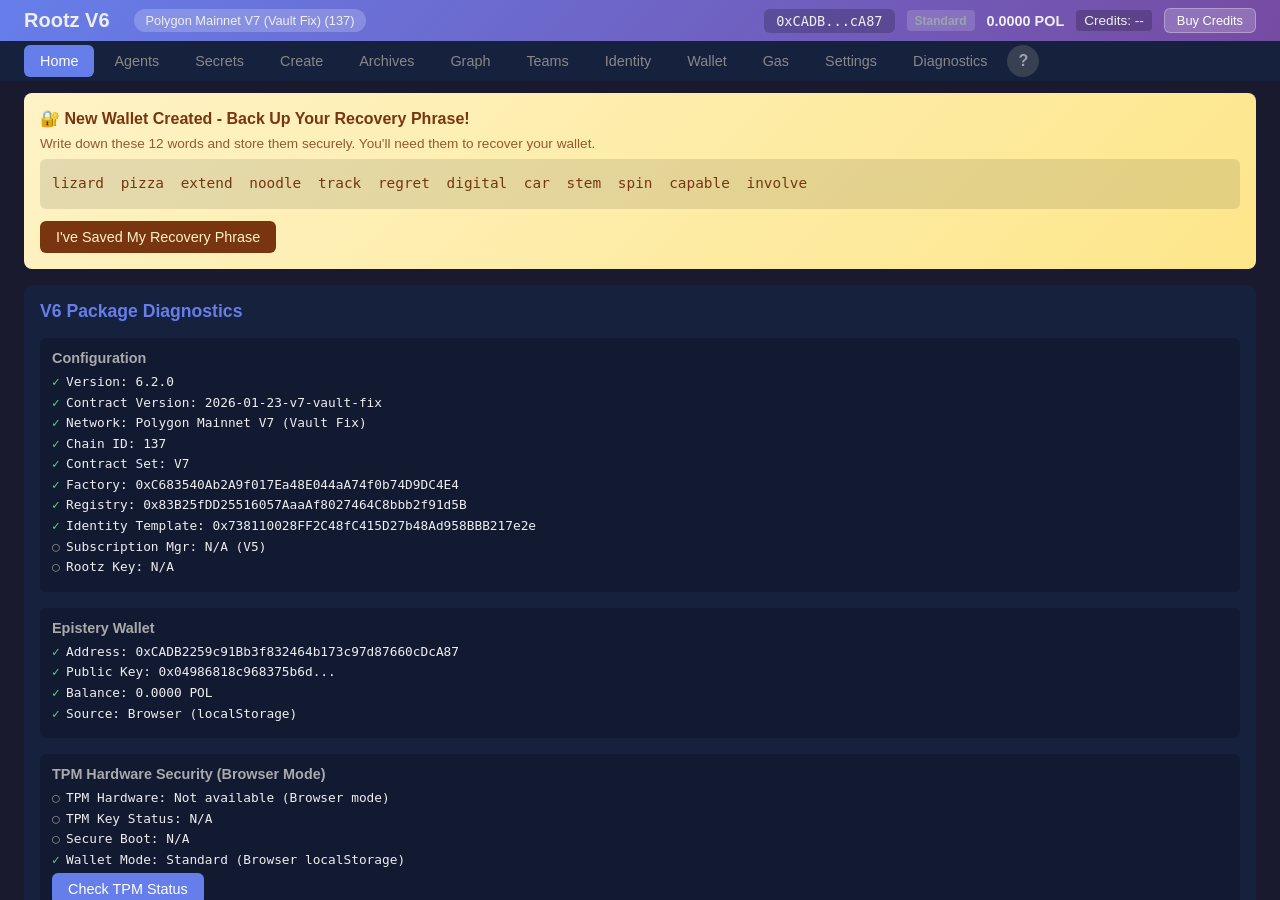
<file: index.html>
<!DOCTYPE html>
<html lang="en">
<head>
  <meta charset="UTF-8">
  <meta name="viewport" content="width=device-width, initial-scale=1.0">
  <title>Rootz V6 Dashboard</title>
  <!-- Office.js for Word Add-in integration -->
  <script src="https://appsforoffice.microsoft.com/lib/1/hosted/office.js"></script>
  <script type="module" crossorigin src="./assets/index-CVO6pzsg.js"></script>
  <link rel="stylesheet" crossorigin href="./assets/index-CRIMobjy.css">
</head>
<body>
  <header id="header">
    <div class="header-content">
      <h1>Rootz V6</h1>
      <div id="network-badge" class="badge">Loading...</div>
      <div id="wallet-info">
        <span id="wallet-address">Not connected</span>
        <span id="wallet-source-badge" class="wallet-source-badge" title="Wallet security mode"></span>
        <span id="wallet-balance"></span>
        <span id="identity-address" class="identity-badge" title="Active Identity Contract"></span>
        <span id="registry-credits" class="registry-credits" title="Registry credits balance">Credits: --</span>
        <button id="buy-credits-btn" class="header-btn" title="Buy 100K credits">Buy Credits</button>
      </div>
    </div>
  </header>

  <nav id="nav">
    <button data-tab="home" class="active">Home</button>
    <button data-tab="agents">Agents</button>
    <button data-tab="secrets">Secrets</button>
    <button data-tab="create">Create</button>
    <button data-tab="archives">Archives</button>
    <button data-tab="graph">Graph</button>
    <button data-tab="teams">Teams</button>
    <button data-tab="identity">Identity</button>
    <button data-tab="wallet">Wallet</button>
    <button data-tab="gas">Gas</button>
    <button data-tab="settings">Settings</button>
    <button data-tab="diagnostics">Diagnostics</button>
    <button data-tab="help" class="help-nav-btn">?</button>
  </nav>

  <main id="content">
    <div id="loading">Initializing...</div>
  </main>

  <!-- Credit Purchase Modal -->
  <div id="credit-modal" class="modal" style="display: none;">
    <div class="modal-backdrop" onclick="document.getElementById('credit-modal').style.display='none'"></div>
    <div class="modal-content">
      <div class="modal-header">
        <h2>Purchase Credits</h2>
        <button class="modal-close" onclick="document.getElementById('credit-modal').style.display='none'">&times;</button>
      </div>
      <div class="modal-body">
        <div id="credit-modal-loading">Loading available tokens...</div>
        <div id="credit-modal-tokens" style="display: none;">
          <div class="token-selector">
            <label>Pay with:</label>
            <select id="credit-token-select">
              <option value="POL">POL (Native)</option>
            </select>
          </div>
          <div class="token-info" id="credit-token-info">
            <div class="token-rate">Rate: <span id="token-rate">--</span> credits per token</div>
            <div class="token-bonus">Bonus: <span id="token-bonus">0%</span></div>
          </div>
          <div class="amount-input">
            <label>Amount:</label>
            <input type="number" id="credit-amount" value="0.1" step="0.01" min="0.01" />
            <span id="credit-amount-symbol">POL</span>
          </div>
          <div class="preview-box" id="credit-preview">
            <div class="preview-row">
              <span>Base credits:</span>
              <span id="preview-base">--</span>
            </div>
            <div class="preview-row bonus">
              <span>Bonus credits:</span>
              <span id="preview-bonus">--</span>
            </div>
            <div class="preview-row total">
              <span>Total credits:</span>
              <span id="preview-total">--</span>
            </div>
          </div>
          <button id="credit-purchase-btn" class="primary full-width">Purchase Credits</button>
          <div id="credit-purchase-status" class="status-message"></div>
        </div>
      </div>
    </div>
  </div>

</body>
</html>
</file>
<file: assets/index-CRIMobjy.css>
*{box-sizing:border-box;margin:0;padding:0}html,body{height:100%;overflow:auto}body{font-family:-apple-system,BlinkMacSystemFont,Segoe UI,Roboto,sans-serif;background:#1a1a2e;color:#eee;display:flex;flex-direction:column}header{background:linear-gradient(135deg,#667eea,#764ba2);padding:.5rem 1.5rem;flex-shrink:0}.header-content{display:flex;align-items:center;gap:1.5rem;max-width:1600px;margin:0 auto}header h1{font-size:1.25rem;font-weight:600}.badge{background:#fff3;padding:.25rem .75rem;border-radius:12px;font-size:.8rem}#wallet-info{margin-left:auto;display:flex;gap:.75rem;align-items:center}#wallet-address{font-family:monospace;background:#0003;padding:.25rem .75rem;border-radius:6px;cursor:pointer;font-size:.85rem}#wallet-balance{font-weight:600;font-size:.9rem}.wallet-source-badge{font-size:.75rem;padding:.2rem .5rem;border-radius:4px;font-weight:600}.wallet-source-badge.tpm{background:linear-gradient(135deg,#059669,#10b981);color:#fff}.wallet-source-badge.standard{background:#ffffff26;color:#9ca3af}.identity-badge{display:none;font-size:.75rem;padding:.2rem .5rem;border-radius:4px;color:#818cf8;background:#6366f126;cursor:pointer}.identity-badge.active{display:inline}.registry-credits{font-size:.85rem;padding:.2rem .5rem;border-radius:4px;background:#0003}.registry-credits.has-credits{color:#34d399;background:#22c55e26}.registry-credits.no-credits{color:#fbbf24;background:#fbbf2426}.operating-mode-container{display:flex;align-items:center;gap:.5rem;padding:.25rem .75rem;background:#0003;border-radius:6px;margin-left:1rem}.mode-label{font-size:.75rem;color:#ffffffb3;white-space:nowrap}.mode-select{background:#ffffff26;border:1px solid rgba(255,255,255,.3);color:#fff;padding:.2rem .5rem;border-radius:4px;font-size:.8rem;cursor:pointer;min-width:150px}.mode-select:hover{background:#ffffff40}.mode-select option{background:#1e293b;color:#fff}.mode-notification{position:fixed;top:80px;left:50%;transform:translate(-50%);background:#3b82f6;color:#fff;padding:.75rem 1.5rem;border-radius:8px;font-size:.9rem;box-shadow:0 4px 12px #0000004d;z-index:1000;animation:slideDown .3s ease}.mode-notification.fade-out{opacity:0;transition:opacity .3s ease}@keyframes slideDown{0%{transform:translate(-50%) translateY(-20px);opacity:0}to{transform:translate(-50%) translateY(0);opacity:1}}.header-btn{background:#fff3;border:1px solid rgba(255,255,255,.3);color:#fff;padding:.25rem .75rem;border-radius:6px;cursor:pointer;font-size:.8rem;transition:all .2s}.header-btn:hover{background:#ffffff4d}.header-btn:disabled{opacity:.5;cursor:not-allowed}nav{background:#16213e;padding:.25rem 1.5rem;display:flex;gap:.25rem;flex-shrink:0}nav button{background:transparent;border:none;color:#888;padding:.5rem 1rem;cursor:pointer;border-radius:6px;font-size:.9rem;transition:all .2s}nav button:hover{background:#ffffff1a;color:#fff}nav button.active{background:#667eea;color:#fff}main{flex:1;overflow:auto;padding:.75rem 1.5rem}#loading{text-align:center;padding:2rem;color:#888}.secrets-split-view{display:flex;gap:1rem;height:100%;background:#16213e;border-radius:8px;overflow:hidden}.secrets-list-panel{width:340px;min-width:280px;display:flex;flex-direction:column;border-right:1px solid #333;flex-shrink:0}.secrets-list-header{padding:.75rem 1rem;border-bottom:1px solid #333;display:flex;justify-content:space-between;align-items:center;flex-shrink:0}.secrets-list-header h2{font-size:1rem;color:#667eea;margin:0}.secrets-list-header button{font-size:.75rem;padding:.25rem .5rem}.secrets-filter-bar{display:flex;gap:.4rem;padding:.5rem;border-bottom:1px solid rgba(255,255,255,.1);flex-wrap:wrap;align-items:center}.secrets-search-input{flex:1;min-width:120px;padding:.3rem .5rem;border-radius:4px;border:1px solid rgba(255,255,255,.2);background:#0000004d;color:#e0e0e0;font-size:.8rem}.secrets-search-input::placeholder{color:#fff6}.secrets-filter-select{padding:.3rem .4rem;border-radius:4px;border:1px solid rgba(255,255,255,.2);background:#0000004d;color:#e0e0e0;font-size:.75rem;max-width:130px}.secrets-checkbox-label{display:flex;align-items:center;gap:.25rem;font-size:.75rem;color:#ffffffb3;white-space:nowrap;cursor:pointer}.secrets-checkbox-label input[type=checkbox]{margin:0;cursor:pointer}.secret-row-date{color:#fff6;font-size:.7rem}.secrets-list{flex:1;overflow-y:auto;padding:.5rem}.secret-row{display:flex;align-items:center;padding:.5rem .75rem;margin-bottom:.25rem;background:#0003;border-radius:6px;cursor:pointer;transition:background .15s;gap:.75rem}.secret-row:hover{background:#667eea26}.secret-row.selected{background:#667eea40;border-left:3px solid #667eea}.secret-row-icon{font-size:1.25rem;flex-shrink:0}.secret-row-info{flex:1;min-width:0}.secret-row-name{font-weight:500;font-size:.9rem;white-space:nowrap;overflow:hidden;text-overflow:ellipsis}.secret-row-meta{font-size:.75rem;color:#888;display:flex;gap:.5rem;margin-top:.15rem}.secret-row-type{background:#667eea33;color:#667eea;padding:.1rem .4rem;border-radius:4px;font-size:.65rem;text-transform:uppercase}.secret-row-ipfs{color:#4ade80}.secret-row.team-secret{border-left:3px solid #8b5cf6}.team-badge{display:inline-block;background:linear-gradient(135deg,#8b5cf6,#a855f7);color:#fff;font-size:.6rem;font-weight:600;padding:.1rem .4rem;border-radius:3px;margin-left:.4rem;text-transform:uppercase;vertical-align:middle}.shared-by{color:#a78bfa;font-size:.65rem;margin-left:.3rem}.secret-row.archive-secret{border-left:3px solid #f59e0b}.archive-badge{display:inline-block;background:linear-gradient(135deg,#f59e0b,#d97706);color:#fff;font-size:.6rem;font-weight:600;padding:.1rem .4rem;border-radius:3px;margin-left:.4rem;text-transform:uppercase;vertical-align:middle}.secrets-list-section{margin-bottom:.5rem}.secrets-list-section-header{font-size:.7rem;color:#666;text-transform:uppercase;letter-spacing:.5px;padding:.5rem .5rem .25rem}.secret-detail-panel{flex:1;display:flex;flex-direction:column;overflow:hidden;min-width:0}.secrets-split-view.compact-mode .secrets-list-panel{width:100%;border-right:none}.secrets-split-view.compact-mode .secret-detail-panel,.secrets-split-view.compact-mode.detail-active .secrets-list-panel{display:none}.secrets-split-view.compact-mode.detail-active .secret-detail-panel{display:flex;width:100%}.back-to-list-btn{display:none;background:#667eea33;border:1px solid #667eea;color:#667eea;padding:.35rem .75rem;border-radius:4px;font-size:.75rem;cursor:pointer;margin-right:.5rem}.back-to-list-btn:hover{background:#667eea4d}.secrets-split-view.compact-mode.detail-active .back-to-list-btn{display:inline-flex;align-items:center;gap:.25rem}@media (max-width: 600px){.secrets-split-view{flex-direction:column}.secrets-split-view .secrets-list-panel{width:100%;border-right:none;border-bottom:1px solid #333}.secrets-split-view.detail-active .secrets-list-panel{display:none}.secrets-split-view.detail-active .secret-detail-panel{display:flex}.secrets-split-view.detail-active .back-to-list-btn{display:inline-flex}}.detail-placeholder{display:flex;align-items:center;justify-content:center;height:100%;color:#666;text-align:center;padding:2rem}.detail-placeholder p{font-size:.9rem}.detail-header{padding:.75rem 1rem;border-bottom:1px solid #333;display:flex;justify-content:space-between;align-items:center;flex-shrink:0;background:#0003}.detail-title{font-size:1.1rem;font-weight:600;white-space:nowrap;overflow:hidden;text-overflow:ellipsis}.detail-actions{display:flex;gap:.5rem;flex-shrink:0}.decrypt-btn{background:linear-gradient(135deg,#4ade80,#22c55e);color:#000;border:none;padding:.5rem 1rem;border-radius:6px;font-weight:600;cursor:pointer;font-size:.85rem;transition:transform .2s,box-shadow .2s}.decrypt-btn:hover{transform:translateY(-1px);box-shadow:0 3px 10px #4ade804d}.decrypt-btn:disabled{background:#555;color:#888;cursor:not-allowed;transform:none;box-shadow:none}.detail-content{flex:1;overflow-y:auto;padding:1rem}.decrypted-section{background:#0d0d14;border-radius:6px;margin-bottom:1rem}.decrypted-header{display:flex;justify-content:space-between;align-items:center;padding:.5rem .75rem;background:#4ade801a;border-radius:6px 6px 0 0;border-bottom:1px solid #333}.decrypted-header .status{color:#4ade80;font-size:.85rem}.decrypted-controls{display:flex;gap:.25rem}.decrypted-controls button{background:#ffffff1a;border:none;color:#ccc;padding:.25rem .5rem;border-radius:4px;cursor:pointer;font-size:.75rem;transition:background .15s}.decrypted-controls button:hover{background:#fff3}.decrypted-body{padding:.75rem;max-height:200px;overflow-y:auto;transition:filter .2s}.decrypted-body pre{font-family:SF Mono,Monaco,monospace;font-size:.8rem;white-space:pre-wrap;word-wrap:break-word;margin:0}.decrypted-body.blurred{filter:blur(6px)}.detail-info-grid{display:grid;grid-template-columns:repeat(2,1fr);gap:.5rem;margin-bottom:1rem}.detail-info-item{background:#0003;padding:.5rem .75rem;border-radius:4px}.detail-info-label{font-size:.7rem;color:#888;text-transform:uppercase;margin-bottom:.15rem}.detail-info-value{font-size:.8rem;font-family:monospace;word-break:break-all}.collapsible-section{margin-top:.75rem}.collapsible-header{display:flex;align-items:center;gap:.5rem;padding:.5rem;background:#0003;border-radius:4px;cursor:pointer;font-size:.8rem;color:#888;transition:background .15s}.collapsible-header:hover{background:#0000004d}.collapsible-header .icon{transition:transform .2s}.collapsible-header.open .icon{transform:rotate(90deg)}.collapsible-body{display:none;padding:.75rem;background:#00000026;border-radius:0 0 4px 4px;margin-top:1px}.collapsible-body.open{display:block}.collapsible-body pre{font-size:.7rem;max-height:150px;overflow-y:auto;white-space:pre-wrap;word-wrap:break-word}.team-members-list{display:flex;flex-direction:column;gap:.5rem}.team-member-item{display:flex;align-items:center;gap:.5rem;padding:.4rem .6rem;background:#4caf501a;border-radius:4px;border-left:3px solid #4CAF50}.team-member-item .member-icon{font-size:.9rem}.team-member-item .member-address{font-size:.75rem;color:#b8e6b8;background:transparent;padding:0}.empty-state{text-align:center;padding:2rem;color:#666}.create-secret-panel{background:#16213e;border-radius:8px;padding:1rem;height:100%;overflow-y:auto}.create-secret-panel h2{margin-bottom:1rem;color:#667eea;font-size:1.1rem}.secret-form{max-width:600px}.form-row{display:flex;gap:1rem;margin-bottom:.75rem}.form-row .form-group{flex:1;margin-bottom:0}.form-group{margin-bottom:.75rem}.form-group label{display:block;margin-bottom:.25rem;color:#ccc;font-weight:500;font-size:.85rem}.form-group input,.form-group select,.form-group textarea{width:100%;padding:.5rem;background:#0003;border:1px solid #333;border-radius:6px;color:#eee;font-size:.9rem;font-family:inherit}.form-group textarea{min-height:100px;resize:vertical}.form-group input:focus,.form-group select:focus,.form-group textarea:focus{outline:none;border-color:#667eea}.form-hint{display:block;margin-top:.25rem;color:#666;font-size:.75rem}.input-method-toggle{display:flex;gap:.25rem;margin-bottom:.5rem}.input-method-btn{background:#0003;border:1px solid #333;color:#888;padding:.35rem .75rem;border-radius:6px;cursor:pointer;font-size:.8rem;transition:all .2s}.input-method-btn:hover{border-color:#667eea;color:#ccc}.input-method-btn.active{background:#667eea33;border-color:#667eea;color:#667eea}.form-group input[type=file]{padding:.35rem;background:#0003;border:1px dashed #444;border-radius:6px;cursor:pointer}.form-group input[type=file]:hover{border-color:#667eea}.form-info{background:#667eea1a;border:1px solid rgba(102,126,234,.3);border-radius:6px;padding:.75rem;margin-bottom:1rem;font-size:.85rem}.form-info h4{color:#667eea;margin-bottom:.5rem;font-size:.9rem}.form-info ol{margin:0 0 .5rem 1.25rem;color:#aaa;font-size:.8rem}.form-info li{margin:.15rem 0}.cost-estimate{color:#fbbf24;font-size:.8rem;margin:0}.form-actions{display:flex;gap:.75rem;margin-top:1rem}.creation-progress{background:#0003;border-radius:6px;padding:.75rem;margin-bottom:1rem}.creation-progress.hidden{display:none}.progress-header{font-weight:600;margin-bottom:.5rem;color:#667eea;font-size:.9rem}.progress-steps{margin-bottom:.5rem}.progress-step{display:flex;align-items:center;gap:.4rem;padding:.15rem 0;font-size:.8rem}.progress-step.completed{color:#4ade80}.progress-step.in-progress{color:#667eea}.progress-step.failed{color:#f87171}.progress-step.pending{color:#666}.step-icon{width:1.25rem;text-align:center}.progress-bar{height:6px;background:#0000004d;border-radius:3px;overflow:hidden;margin-bottom:.5rem}.progress-fill{height:100%;background:linear-gradient(90deg,#667eea,#764ba2);transition:width .3s ease;width:0%}.progress-status{font-size:.8rem;color:#888}.creation-result{margin-bottom:1rem}.creation-result.hidden{display:none}.result-success{background:#4ade801a;border:1px solid rgba(74,222,128,.3);border-radius:6px;padding:1rem}.result-success h3{color:#4ade80;margin-bottom:.75rem;font-size:1rem}.result-details{font-size:.85rem}.result-item{display:flex;gap:.75rem;margin:.35rem 0}.result-label{color:#888;min-width:100px}.result-value{color:#ccc;font-family:monospace;word-break:break-all;font-size:.8rem}.result-value a{color:#667eea;text-decoration:none}.result-value a:hover{text-decoration:underline}.result-error{background:#f871711a;border:1px solid rgba(248,113,113,.3);border-radius:6px;padding:1rem}.result-error h3{color:#f87171;margin-bottom:.75rem;font-size:1rem}.error-message{color:#fca5a5;margin-bottom:.75rem;font-size:.85rem}.diagnostics-panel{background:#16213e;border-radius:8px;padding:1rem;height:100%;overflow-y:auto}.diagnostics-panel h2{margin-bottom:1rem;color:#667eea;font-size:1.1rem}.test-section{margin-bottom:1rem;padding:.75rem;background:#0003;border-radius:6px}.test-section h3{margin-bottom:.5rem;font-size:.9rem;color:#aaa}.test-result{display:flex;align-items:center;gap:.4rem;margin:.35rem 0;font-family:monospace;font-size:.8rem}.test-result.pass:before{content:"✓";color:#4ade80}.test-result.fail:before{content:"✗";color:#f87171}.test-result.pending:before{content:"○";color:#888}button.primary{background:#667eea;color:#fff;border:none;padding:.5rem 1rem;border-radius:6px;cursor:pointer;font-size:.9rem}button.primary:hover{background:#5a6fd6}button.primary:disabled{background:#444;cursor:not-allowed}button.secondary{background:transparent;border:1px solid #667eea;color:#667eea;padding:.5rem 1rem;border-radius:6px;cursor:pointer;font-size:.9rem}button.secondary:hover{background:#667eea1a}.mnemonic-backup{background:linear-gradient(135deg,#fef3c7,#fde68a);color:#78350f;padding:1rem;border-radius:8px;margin-bottom:1rem}.mnemonic-backup h3{margin-bottom:.5rem;font-size:1rem}.mnemonic-backup p{margin-bottom:.5rem;opacity:.8;font-size:.85rem}.mnemonic-words{background:#0000001a;padding:.75rem;border-radius:6px;font-family:monospace;font-size:.9rem;word-spacing:.5rem;line-height:1.8;margin-bottom:.75rem}.mnemonic-backup button{background:#78350f;color:#fef3c7}.error{background:#7f1d1d;color:#fca5a5;padding:1rem;border-radius:8px;font-family:monospace;white-space:pre-wrap;font-size:.85rem}.mono{font-family:SF Mono,Monaco,Inconsolata,Roboto Mono,monospace}.loading{text-align:center;padding:1.5rem;color:#888}.truncate{overflow:hidden;text-overflow:ellipsis;white-space:nowrap}.notes-section{margin-top:1rem;border-top:1px solid #333;padding-top:1rem}.notes-header{display:flex;justify-content:space-between;align-items:center;margin-bottom:.75rem}.notes-header h3{font-size:.95rem;color:#667eea;margin:0}.notes-header-actions{display:flex;gap:.5rem}.notes-header-actions button{font-size:.75rem;padding:.25rem .5rem}.notes-list{max-height:300px;overflow-y:auto}.note-item{background:#0003;border-radius:6px;padding:.75rem;margin-bottom:.5rem;border-left:3px solid #667eea}.note-item-header{display:flex;justify-content:space-between;align-items:center;margin-bottom:.5rem}.note-item-meta{font-size:.7rem;color:#888}.note-item-author{font-family:monospace;font-size:.7rem;color:#667eea}.note-item-content{font-size:.85rem;line-height:1.4;white-space:pre-wrap;word-break:break-word}.note-item-files{margin-top:.5rem;padding-top:.5rem;border-top:1px solid #333}.note-file{display:flex;align-items:center;gap:.5rem;font-size:.75rem;color:#4ade80;padding:.25rem 0}.note-file-icon{font-size:.9rem}.add-note-form{background:#0003;border-radius:6px;padding:.75rem;margin-bottom:.75rem}.add-note-form.hidden{display:none}.add-note-form textarea{width:100%;min-height:80px;padding:.5rem;background:#0003;border:1px solid #333;border-radius:6px;color:#eee;font-size:.85rem;font-family:inherit;resize:vertical;margin-bottom:.5rem}.add-note-form textarea:focus{outline:none;border-color:#667eea}.add-note-actions{display:flex;gap:.5rem;justify-content:flex-end}.add-note-actions button{font-size:.8rem;padding:.35rem .75rem}.file-upload-section{margin:.5rem 0}.file-upload-label{display:inline-flex;align-items:center;gap:.35rem;padding:.35rem .75rem;background:#ffffff0d;border:1px dashed #555;border-radius:4px;cursor:pointer;font-size:.8rem;color:#888;transition:all .2s}.file-upload-label:hover{border-color:#667eea;color:#fff;background:#667eea1a}.file-upload-icon{font-size:1rem}.selected-file-info{display:flex;align-items:center;gap:.5rem;margin-top:.35rem;padding:.35rem .5rem;background:#667eea26;border-radius:4px;font-size:.75rem}.selected-file-info.hidden{display:none}.selected-file-name{color:#fff;font-weight:500}.selected-file-size{color:#888}.remove-file-btn{background:none;border:none;color:#f87171;cursor:pointer;padding:0 .25rem;font-size:.9rem;margin-left:auto}.remove-file-btn:hover{color:#f44}.note-file-link{display:flex;align-items:center;gap:.35rem;padding:.35rem .5rem;background:#667eea1a;border-radius:4px;text-decoration:none;color:inherit;transition:all .2s;margin-bottom:.25rem}.note-file-link:hover{background:#667eea33}.note-file-name{color:#fff;font-size:.8rem}.note-file-size{color:#888;font-size:.7rem}.note-file-download{margin-left:auto;color:#667eea;font-size:.9rem}.note-file-description{font-size:.7rem;color:#888;padding-left:1.5rem;margin-bottom:.25rem}.note-item.file-only{border-left:2px solid #667eea}.file-only-badge{background:#667eea33;color:#667eea;padding:.1rem .35rem;border-radius:3px;font-size:.65rem;margin-left:.5rem}.note-item.document-revision{border-left:3px solid #10b981;background:#10b98114}.revision-badge{background:#10b981;color:#000;padding:.15rem .4rem;border-radius:3px;font-size:.65rem;font-weight:600;margin-right:.5rem}.document-revision-info{margin:.5rem 0}.doc-rev-title{font-size:.85rem;font-weight:500;color:#e5e5e5;margin-bottom:.25rem}.doc-rev-details{font-size:.7rem;color:#888;display:flex;gap:.75rem}.document-revision-actions{display:flex;gap:.5rem;margin-top:.5rem}.doc-rev-view-btn,.doc-rev-download-btn{font-size:.7rem;padding:.3rem .6rem;border-radius:4px;cursor:pointer}.doc-rev-view-btn{background:#667eea33;border:1px solid #667eea;color:#667eea}.doc-rev-view-btn:hover{background:#667eea4d}.doc-rev-download-btn{background:#10b981;border:none;color:#000;font-weight:500}.doc-rev-download-btn:hover{background:#059669}.doc-rev-download-btn:disabled{background:#666;color:#999;cursor:not-allowed}.notes-loading{text-align:center;padding:1rem;color:#888;font-size:.85rem}.notes-empty{text-align:center;padding:1rem;color:#666;font-size:.85rem;background:#0000001a;border-radius:6px}.keyvault-info{background:#667eea1a;border:1px solid rgba(102,126,234,.2);border-radius:6px;padding:.5rem .75rem;margin-bottom:.75rem;font-size:.75rem}.keyvault-info-row{display:flex;justify-content:space-between;gap:1rem;color:#aaa}.keyvault-info-label{color:#667eea}.keyvault-selector{display:flex;align-items:center;gap:.5rem;margin-bottom:.5rem;padding-bottom:.5rem;border-bottom:1px solid rgba(102,126,234,.2)}.keyvault-selector-label{color:#667eea;font-weight:500}.keyvault-select{flex:1;background:#0000004d;border:1px solid rgba(102,126,234,.3);border-radius:4px;padding:.25rem .5rem;font-size:.7rem;color:#fff;cursor:pointer}.keyvault-select:hover{border-color:#667eea80}.keyvault-select:focus{outline:none;border-color:#667eea;box-shadow:0 0 0 2px #667eea33}.keyvault-select option{background:#1a1a2e;color:#fff}.keyvault-count{background:#667eea33;color:#667eea;font-size:.65rem;padding:.15rem .4rem;border-radius:10px;white-space:nowrap}.credit-balance-row{align-items:center;margin-top:.25rem;padding-top:.25rem;border-top:1px dashed rgba(102,126,234,.15)}.credit-balance{font-family:monospace;font-weight:500}.credit-balance.credit-ok{color:#34d399}.credit-balance.credit-warning{color:#fbbf24}.credit-balance.credit-low{color:#f87171}.fund-keyvault-btn{background:#22c55e33;color:#22c55e;border:1px solid rgba(34,197,94,.3);border-radius:4px;padding:.1rem .4rem;font-size:.75rem;font-weight:700;cursor:pointer;transition:all .2s ease;margin-left:.5rem}.fund-keyvault-btn:hover{background:#22c55e4d;border-color:#22c55e80}.fund-keyvault-btn:disabled{opacity:.5;cursor:not-allowed}.fund-secret-btn{background:#3b82f633;color:#3b82f6;border-color:#3b82f64d;margin-left:.25rem}.fund-secret-btn:hover{background:#3b82f64d;border-color:#3b82f680}.fund-vault-btn{background:#f9731633;color:#f97316;border-color:#f973164d;margin-left:.25rem}.fund-vault-btn:hover{background:#f973164d;border-color:#f9731680}.create-keyvault-section{text-align:center;padding:1rem;background:#0000001a;border-radius:6px}.create-keyvault-section p{margin-bottom:.75rem;color:#888;font-size:.85rem}.note-version-badge{background:#4ade8033;color:#4ade80;font-size:.65rem;padding:.1rem .4rem;border-radius:4px}.encrypt-file-option{margin-top:.5rem;padding:.5rem;background:#667eea1a;border-radius:6px;border:1px dashed rgba(102,126,234,.3)}.encrypt-file-option.hidden{display:none}.encrypt-checkbox-label{display:flex;align-items:center;gap:.5rem;cursor:pointer;font-size:.85rem;color:#ccc}.encrypt-checkbox-label input[type=checkbox]{width:auto;margin:0;cursor:pointer}.encrypt-checkbox-text{color:#667eea}.encrypt-help{display:inline-flex;align-items:center;justify-content:center;width:16px;height:16px;background:#667eea33;border-radius:50%;font-size:.65rem;color:#667eea;cursor:help}.note-file-link.encrypted{background:#eab30826;border:1px solid rgba(234,179,8,.3)}.note-file-link.encrypted:hover{background:#eab30840}.note-file-encrypted-badge{background:#eab3084d;color:#eab308;font-size:.6rem;padding:.1rem .3rem;border-radius:3px;margin-left:.25rem}.note-file-decrypt{margin-left:auto;color:#eab308;font-size:.75rem}.note-file-link.decrypting{opacity:.7;pointer-events:none}.note-file-link.decrypting .note-file-decrypt{animation:pulse 1s infinite}@keyframes pulse{0%,to{opacity:1}50%{opacity:.4}}.share-btn{background:linear-gradient(135deg,#7c3aed,#5b21b6);color:#fff;border:none;padding:.5rem 1rem;border-radius:.5rem;cursor:pointer;font-size:.875rem;font-weight:500;transition:all .2s}.share-btn:hover{background:linear-gradient(135deg,#8b5cf6,#6d28d9);transform:translateY(-1px)}.link-share-btn{background:linear-gradient(135deg,#0891b2,#0e7490);color:#fff;border:none;padding:.5rem 1rem;border-radius:.5rem;cursor:pointer;font-size:.875rem;font-weight:500;transition:all .2s}.link-share-btn:hover{background:linear-gradient(135deg,#06b6d4,#0891b2);transform:translateY(-1px)}.link-share-btn:disabled{opacity:.6;cursor:not-allowed;transform:none}.modal-overlay{position:fixed;top:0;left:0;right:0;bottom:0;background:#000000b3;display:flex;align-items:center;justify-content:center;z-index:1000;-webkit-backdrop-filter:blur(4px);backdrop-filter:blur(4px)}.modal-content{background:#1e1e2e;border-radius:1rem;max-width:500px;width:90%;max-height:80vh;overflow-y:auto;box-shadow:0 25px 50px -12px #00000080;border:1px solid rgba(255,255,255,.1)}.modal-header{display:flex;justify-content:space-between;align-items:center;padding:1.25rem 1.5rem;border-bottom:1px solid rgba(255,255,255,.1)}.modal-header h2{margin:0;font-size:1.25rem;color:#f3f4f6}.close-modal{background:none;border:none;color:#9ca3af;font-size:1.5rem;cursor:pointer;padding:0;line-height:1}.close-modal:hover{color:#f3f4f6}.share-secret-name{color:#f3f4f6;margin-bottom:.5rem}.share-description{color:#9ca3af;font-size:.875rem;margin-bottom:1.5rem}.share-form label{display:block;color:#d1d5db;font-size:.875rem;margin-bottom:.5rem;margin-top:1rem}.share-form label:first-child{margin-top:0}.share-form input[type=text]{width:100%;padding:.75rem;background:#2d2d3d;border:1px solid #4a4a5a;border-radius:.5rem;color:#f3f4f6;font-family:monospace;font-size:.875rem}.share-form input[type=text]:focus{outline:none;border-color:#7c3aed;box-shadow:0 0 0 2px #7c3aed33}.share-form .hint{color:#6b7280;font-size:.75rem;margin-top:.5rem}.share-options{margin-top:1.25rem;padding:1rem;background:#2d2d3d;border-radius:.5rem}.share-options label{display:flex;align-items:center;gap:.5rem;cursor:pointer;margin:0}.share-options input[type=checkbox]{width:1rem;height:1rem;accent-color:#7c3aed}.write-expiration{margin-top:1rem;padding-top:1rem;border-top:1px solid rgba(255,255,255,.1)}.write-expiration label{display:block;font-size:.875rem;color:#aaa;margin-bottom:.5rem}.write-expiration select{width:100%;padding:.5rem .75rem;background:#1a1a2e;border:1px solid #444;border-radius:.375rem;color:#eee;font-size:.875rem;cursor:pointer}.write-expiration select:focus{border-color:#7c3aed;outline:none}.share-status{margin-top:1.5rem}.share-status .pending{color:#fbbf24;font-size:.875rem}.share-status .success{color:#22c55e}.share-status .error{color:#ef4444}.share-result{background:#2d2d3d;border-radius:.5rem;padding:1rem}.share-result ol{margin:.75rem 0;padding-left:1.5rem;color:#d1d5db;font-size:.875rem}.share-result li{margin-bottom:.5rem}.invite-json{background:#1a1a2a;padding:.75rem;border-radius:.375rem;font-size:.75rem;overflow-x:auto;color:#9ca3af;margin:.75rem 0}.modal-footer{display:flex;gap:1rem;justify-content:flex-end;padding:1rem 1.5rem;border-top:1px solid rgba(255,255,255,.1)}.modal-footer button{padding:.625rem 1.25rem;border-radius:.5rem;font-size:.875rem;font-weight:500;cursor:pointer;transition:all .2s}.modal-footer .secondary{background:transparent;border:1px solid #4a4a5a;color:#d1d5db}.modal-footer .secondary:hover{background:#2d2d3d}.modal-footer .primary{background:linear-gradient(135deg,#7c3aed,#5b21b6);border:none;color:#fff}.modal-footer .primary:hover{background:linear-gradient(135deg,#8b5cf6,#6d28d9)}.modal-footer .primary:disabled{opacity:.5;cursor:not-allowed}.teams-panel{padding:1rem;max-width:900px;height:100%;overflow-y:auto}.teams-panel h2{color:#f3f4f6;margin-bottom:.5rem}.teams-panel .subtitle{color:#9ca3af;margin-bottom:2rem}.teams-section{background:#1e1e2e;border-radius:.75rem;padding:1.25rem;margin-bottom:1.5rem;border:1px solid rgba(255,255,255,.05)}.teams-section h3{color:#f3f4f6;font-size:1rem;margin:0 0 .5rem}.teams-section .section-hint{color:#6b7280;font-size:.8rem;margin:0 0 1rem}.teams-section .placeholder{color:#6b7280;font-style:italic;font-size:.875rem}.teams-section .stats{color:#9ca3af;font-size:.8rem;margin-top:.5rem}.teams-section .hint{color:#6b7280;font-size:.75rem;margin-top:.25rem}.teams-section.collapsible .section-header{display:flex;justify-content:space-between;align-items:center;cursor:pointer;-webkit-user-select:none;user-select:none}.teams-section.collapsible .section-header h3{margin:0}.teams-section.collapsible .toggle-icon{color:#6b7280;font-size:.75rem}.teams-section .section-content{margin-top:1rem}.teams-section .section-content.hidden{display:none}.teams-section .test-group{margin-bottom:1rem;padding:1rem;background:#2d2d3d;border-radius:.5rem}.teams-section .test-group:last-child{margin-bottom:0}.teams-section .test-group p{color:#9ca3af;font-size:.875rem;margin:0 0 .75rem}.team-secret-item{display:flex;align-items:center;gap:1rem;padding:.75rem;background:#2d2d3d;border-radius:.5rem;margin-bottom:.5rem}.team-secret-item .secret-name{color:#f3f4f6;font-weight:500;flex:1}.team-secret-item .secret-role{color:#22c55e;font-size:.75rem;background:#22c55e1a;padding:.25rem .5rem;border-radius:.25rem}.team-secret-item .secret-owner{color:#6b7280;font-size:.75rem;font-family:monospace}.pending-keys-section{margin-bottom:1rem}.pending-keys-section h4{color:#f3f4f6;font-size:.9rem;margin:0 0 .5rem}.response-item,.keys-item{display:flex;align-items:center;justify-content:space-between;gap:1rem;padding:.75rem;background:#2d2d3d;border-radius:.5rem;margin-bottom:.5rem}.response-info,.keys-info{display:flex;flex-direction:column;gap:.25rem;flex:1;min-width:0}.response-from,.keys-from{color:#f3f4f6;font-size:.85rem}.response-secret,.keys-secret{color:#6b7280;font-size:.75rem;font-family:monospace}.send-keys-btn,.decrypt-keys-btn{flex-shrink:0}.identity-panel{padding:1rem;max-width:800px;margin:0 auto;height:100%;overflow-y:auto}.identity-panel h2{color:#a78bfa;margin-bottom:1.5rem}.identity-panel .identity-section{background:#1e1e2e;border-radius:.75rem;padding:1.25rem;margin-bottom:1.5rem;border:1px solid rgba(124,58,237,.2)}.identity-panel .identity-section h3{color:#f3f4f6;font-size:1rem;margin:0 0 1rem;padding-bottom:.5rem;border-bottom:1px solid rgba(124,58,237,.1)}.identity-panel .identity-section h4{color:#9ca3af;font-size:.9rem;margin:1.5rem 0 .75rem}.identity-selector-section{background:linear-gradient(135deg,#7c3aed1a,#8b5cf60d)!important;border:1px solid rgba(124,58,237,.3)!important}.identity-selector-section h3{color:#a78bfa!important}.identity-dropdown{width:100%;padding:.75rem 1rem;background:#2d2d3d;border:1px solid rgba(124,58,237,.3);border-radius:.5rem;color:#f3f4f6;font-size:.875rem;font-family:JetBrains Mono,monospace;cursor:pointer;transition:border-color .2s,box-shadow .2s}.identity-dropdown:hover{border-color:#7c3aed80}.identity-dropdown:focus{outline:none;border-color:#a78bfa;box-shadow:0 0 0 3px #a78bfa26}.identity-dropdown option{background:#2d2d3d;color:#f3f4f6;padding:.5rem}#identity-selector-status{margin-top:.75rem}#identity-selector-status .success{color:#10b981;font-size:.875rem;padding:.5rem;background:#10b9811a;border-radius:.25rem}.identity-info{background:#2d2d3d;border-radius:.5rem;padding:1rem}.identity-info .identity-address,.identity-info .identity-creator,.identity-info .identity-stats{margin-bottom:.5rem;font-size:.875rem}.identity-info .identity-address code{background:#1a1a2a;padding:.25rem .5rem;border-radius:.25rem;font-size:.75rem;color:#a78bfa}.rivet-card{background:#2d2d3d;padding:1rem;border-radius:.5rem;margin-bottom:.75rem;border-left:4px solid #22c55e}.rivet-card.inactive{border-left-color:#facc15;opacity:.7}.rivet-card.current-device{border-left-color:#a78bfa;background:linear-gradient(135deg,#2d2d3d,#3d2d4d)}.rivet-card .rivet-name{font-weight:600;font-size:1rem;color:#f3f4f6;margin-bottom:.25rem}.rivet-card .rivet-address{font-family:monospace;font-size:.75rem;color:#9ca3af;margin-bottom:.5rem}.rivet-card .rivet-address code{background:#1a1a2a;padding:.25rem .5rem;border-radius:.25rem}.rivet-card .rivet-meta{font-size:.75rem;color:#6b7280;margin-bottom:.5rem}.rivet-card .rivet-note{font-size:.75rem;color:#6b7280;font-style:italic;margin:0}.remove-rivet-btn{background:transparent;border:1px solid #f87171;color:#f87171;padding:.375rem .75rem;border-radius:.375rem;cursor:pointer;font-size:.75rem;transition:all .2s}.remove-rivet-btn:hover{background:#f87171;color:#fff}#identity-console{background:#1a1a2a;color:#22c55e;font-family:monospace;font-size:.8rem;padding:1rem;border-radius:.5rem;max-height:200px;overflow-y:auto;min-height:100px}#identity-console div{margin-bottom:.25rem;line-height:1.4}.teams-section .identity-section{background:linear-gradient(135deg,#1e1e2e,#2d2d3d);border:1px solid rgba(124,58,237,.2)}.identity-row{display:flex;align-items:center;gap:.75rem;margin-bottom:.75rem}.identity-row:last-child{margin-bottom:0}.identity-row label{color:#9ca3af;font-size:.8rem;min-width:80px}.identity-row code{flex:1;background:#1a1a2a;padding:.5rem .75rem;border-radius:.375rem;font-size:.75rem;color:#22c55e;overflow:hidden;text-overflow:ellipsis;white-space:nowrap}.identity-row code.pubkey{font-size:.65rem;color:#a78bfa}.copy-btn{background:transparent;border:1px solid #4a4a5a;color:#9ca3af;padding:.375rem .5rem;border-radius:.375rem;cursor:pointer;font-size:.75rem;transition:all .2s}.copy-btn:hover{background:#4a4a5a;color:#f3f4f6}.watch-secret-input{display:flex;gap:.5rem;margin-bottom:.5rem}.watch-secret-input input{flex:1;background:#2d2d3d;border:1px solid #4a4a5a;border-radius:.375rem;padding:.5rem .75rem;color:#f3f4f6;font-family:monospace;font-size:.8rem}.watch-secret-input input:focus{outline:none;border-color:#7c3aed}.watch-result{padding:.5rem 0}.watch-result p{margin:0;font-size:.85rem}.watch-result .error{color:#f87171}.watch-result .success{color:#22c55e}.watch-result .pending{color:#facc15}.watch-result .info{color:#9ca3af}.invite-item{background:#2d2d3d;border:1px solid #4a4a5a;border-radius:.5rem;padding:1rem;margin-bottom:.75rem}.invite-item:last-child{margin-bottom:0}.invite-header{display:flex;justify-content:space-between;align-items:center;margin-bottom:.75rem}.invite-type{font-weight:600;color:#a78bfa}.invite-time{font-size:.75rem;color:#9ca3af}.invite-details{margin-bottom:1rem}.invite-row{display:flex;align-items:center;gap:.5rem;margin-bottom:.5rem;font-size:.85rem}.invite-row:last-child{margin-bottom:0}.invite-row label{color:#9ca3af;min-width:60px}.invite-row code{background:#1a1a2a;padding:.25rem .5rem;border-radius:.25rem;font-size:.75rem;color:#22c55e}.invite-actions{display:flex;gap:.75rem}.invite-actions button{flex:1;padding:.5rem 1rem;border-radius:.375rem;font-size:.85rem;cursor:pointer;transition:all .2s}.accept-invite-btn{background:linear-gradient(135deg,#22c55e,#16a34a);border:none;color:#fff}.accept-invite-btn:hover{transform:translateY(-1px);box-shadow:0 4px 12px #22c55e4d}.reject-invite-btn{background:transparent;border:1px solid #f87171;color:#f87171}.reject-invite-btn:hover{background:#f87171;color:#fff}.json-preview{background:#1a1a2a;border-radius:.5rem;padding:1rem;font-family:monospace;font-size:.75rem;overflow-x:auto;max-height:200px;color:#22c55e;white-space:pre-wrap;word-break:break-all}.modal{position:fixed;top:0;left:0;width:100%;height:100%;z-index:1000;display:flex;align-items:center;justify-content:center}.modal-backdrop{position:absolute;top:0;left:0;width:100%;height:100%;background:#000000b3}.modal-content{position:relative;background:#1e1e2e;border-radius:1rem;width:90%;max-width:480px;max-height:90vh;overflow-y:auto;box-shadow:0 20px 60px #00000080;border:1px solid rgba(255,255,255,.1)}.modal-header{display:flex;justify-content:space-between;align-items:center;padding:1.25rem 1.5rem;border-bottom:1px solid rgba(255,255,255,.1);background:linear-gradient(135deg,#667eea,#764ba2);border-radius:1rem 1rem 0 0}.modal-header h2{margin:0;font-size:1.25rem;font-weight:600}.modal-close{background:none;border:none;color:#fff;font-size:1.75rem;cursor:pointer;opacity:.8;line-height:1}.modal-close:hover{opacity:1}.modal-body{padding:1.5rem}.token-selector{margin-bottom:1.25rem}.token-selector label{display:block;font-size:.85rem;color:#aaa;margin-bottom:.5rem}.token-selector select{width:100%;padding:.75rem 1rem;font-size:1rem;background:#2a2a3e;border:1px solid rgba(255,255,255,.1);border-radius:.5rem;color:#fff;cursor:pointer}.token-selector select:focus{outline:none;border-color:#667eea}.token-info{display:flex;gap:1.5rem;padding:.75rem 1rem;background:#667eea1a;border-radius:.5rem;margin-bottom:1.25rem;font-size:.9rem}.token-rate,.token-bonus{color:#aaa}.token-rate span,.token-bonus span{color:#22c55e;font-weight:600}.amount-input{margin-bottom:1.25rem}.amount-input label{display:block;font-size:.85rem;color:#aaa;margin-bottom:.5rem}.amount-input input{width:calc(100% - 60px);padding:.75rem 1rem;font-size:1.25rem;background:#2a2a3e;border:1px solid rgba(255,255,255,.1);border-radius:.5rem 0 0 .5rem;color:#fff}.amount-input input:focus{outline:none;border-color:#667eea}.amount-input span{display:inline-block;width:60px;padding:.75rem .5rem;font-size:1rem;background:#3a3a4e;border:1px solid rgba(255,255,255,.1);border-left:none;border-radius:0 .5rem .5rem 0;text-align:center;color:#aaa}.preview-box{background:#2a2a3e;border-radius:.5rem;padding:1rem;margin-bottom:1.25rem}.preview-row{display:flex;justify-content:space-between;padding:.5rem 0;font-size:.9rem;color:#aaa}.preview-row span:last-child{color:#fff;font-weight:500}.preview-row.bonus span:last-child{color:#22c55e}.preview-row.total{border-top:1px solid rgba(255,255,255,.1);margin-top:.5rem;padding-top:.75rem;font-size:1.1rem}.preview-row.total span:last-child{color:#667eea;font-weight:700}.full-width{width:100%;padding:1rem;font-size:1rem}.status-message{margin-top:1rem;padding:.75rem 1rem;border-radius:.5rem;font-size:.9rem;text-align:center}.status-message.success{background:#22c55e33;color:#22c55e;border:1px solid rgba(34,197,94,.3)}.status-message.error{background:#ef444433;color:#ef4444;border:1px solid rgba(239,68,68,.3)}.status-message.pending{background:#eab30833;color:#eab308;border:1px solid rgba(234,179,8,.3)}.status-message.info{background:#3b82f633;color:#60a5fa;border:1px solid rgba(59,130,246,.3)}.status-message:empty{display:none}.success-details{text-align:left}.success-details p{margin:.25rem 0}.success-details code{background:#0000004d;padding:.1rem .4rem;border-radius:3px;font-family:monospace;font-size:.85rem}.success-details .warning-note{color:#fbbf24;font-size:.8rem;font-style:italic;margin-top:.5rem}.error-details{text-align:left}.error-details p{margin:.25rem 0}.error-details code{background:#0000004d;padding:.1rem .4rem;border-radius:3px;font-family:monospace;font-size:.85rem}.section-description{color:#9ca3af;font-size:.85rem;margin-bottom:1rem;line-height:1.5}.key-status{padding:.75rem 1rem;border-radius:.5rem;margin-bottom:1rem;font-size:.9rem}.key-status.success{background:#22c55e26;border:1px solid rgba(34,197,94,.3);color:#22c55e}.key-status.warning{background:#eab30826;border:1px solid rgba(234,179,8,.3);color:#eab308}.pubkey-preview{display:block;margin-top:.5rem;font-size:.75rem;background:#0003;padding:.375rem .5rem;border-radius:.25rem;color:#a78bfa}.device-key-card{background:#2d2d3d;padding:.75rem 1rem;border-radius:.5rem;margin-bottom:.5rem;border-left:3px solid #4a4a5a}.device-key-card.current-device{border-left-color:#a78bfa;background:linear-gradient(135deg,#2d2d3d,#3d2d4d)}.device-key-card .device-name{font-weight:600;font-size:.9rem;color:#f3f4f6;margin-bottom:.25rem}.device-key-card .device-address{font-family:monospace;font-size:.75rem;color:#9ca3af;margin-bottom:.375rem}.device-key-card .device-address code{background:#1a1a2a;padding:.25rem .5rem;border-radius:.25rem}.device-key-card .device-key-status{font-size:.75rem}.device-key-card .key-registered{color:#22c55e}.device-key-card .key-missing{color:#fbbf24}.gas-preview{background:#16213e;border:1px solid rgba(102,126,234,.3);border-radius:8px;padding:1rem;margin-bottom:1rem}.gas-preview.hidden{display:none}.gas-preview h4{color:#667eea;margin:0 0 .75rem;font-size:.95rem}.gas-preview-loading{color:#888;font-size:.85rem;text-align:center;padding:.5rem}.gas-preview-success{font-size:.85rem}.gas-preview-error{background:#f871711a;border:1px solid rgba(248,113,113,.3);border-radius:6px;padding:.75rem}.gas-preview-error .error-icon{font-size:1.2rem;margin-right:.5rem}.gas-preview-error .error-message{color:#f87171}.gas-preview-error .blockers-list{margin:.5rem 0 0 1.5rem;padding:0;color:#fca5a5;font-size:.8rem}.gas-preview-refresh{display:flex;align-items:center;gap:.75rem;margin-top:.75rem;padding-top:.75rem;border-top:1px solid rgba(255,255,255,.1)}.gas-preview-refresh button{padding:.4rem .8rem;font-size:.8rem}.gas-preview-refresh .refresh-hint{color:#888;font-size:.75rem;font-style:italic}.gas-alert{display:flex;align-items:flex-start;gap:.75rem;padding:.75rem;border-radius:6px;margin-bottom:.75rem}.gas-alert .alert-icon{font-size:1.5rem;flex-shrink:0}.gas-alert .alert-content{flex:1}.gas-alert .alert-content strong{display:block;margin-bottom:.25rem}.gas-alert .alert-content p{margin:.25rem 0;font-size:.85rem}.gas-alert-warning{background:#fbbf2426;border:1px solid rgba(251,191,36,.4)}.gas-alert-warning strong{color:#fbbf24}.gas-alert-warning p{color:#fcd34d}.gas-alert-critical{background:#ef444433;border:1px solid rgba(239,68,68,.5)}.gas-alert-critical strong{color:#ef4444}.gas-alert-critical p{color:#fca5a5}.gas-value.gas-high{color:#ef4444!important;font-weight:600}.cost-summary{background:#0003;border-radius:6px;padding:.75rem;margin-bottom:.75rem}.cost-row{display:flex;justify-content:space-between;padding:.25rem 0;color:#aaa}.cost-row .cost-value{font-family:monospace;color:#fff}.cost-row.cost-total{border-top:1px solid #333;margin-top:.25rem;padding-top:.5rem;font-weight:600}.cost-row.cost-total .cost-label{color:#667eea}.cost-row.cost-total .cost-value{color:#4ade80}.gas-details{background:#0000001a;border-radius:4px;padding:.5rem .75rem;margin-bottom:.5rem}.gas-row{display:flex;justify-content:space-between;padding:.15rem 0;font-size:.8rem;color:#888}.gas-row .gas-value{font-family:monospace;color:#aaa}.balance-info{display:flex;justify-content:space-between;align-items:center;padding:.5rem .75rem;background:#0003;border-radius:4px;font-size:.8rem;color:#888}.balance-info .balance-ok{color:#4ade80;font-weight:500}.balance-info .balance-error{color:#f87171;font-weight:500}.warnings-list{margin-top:.5rem;padding:.5rem;background:#fbbf241a;border-radius:4px;border-left:3px solid #fbbf24}.warnings-list .warning{display:block;color:#fbbf24;font-size:.75rem;margin-bottom:.25rem}.warnings-list .warning:last-child{margin-bottom:0}.transactions-panel{padding:1rem;max-width:600px;margin:0 auto}.transactions-panel h3{color:#a78bfa;margin-bottom:1.5rem;font-size:1.1rem}.transactions-panel .tx-section{background:#1e1e2e;border-radius:.75rem;padding:1rem;margin-bottom:1rem;border:1px solid rgba(124,58,237,.2)}.transactions-panel .tx-section h4{color:#f3f4f6;font-size:.9rem;margin:0 0 .75rem}.gas-prices{display:flex;gap:1rem;justify-content:space-around;margin-bottom:.5rem}.gas-tier{text-align:center;padding:.5rem 1rem;background:#2d2d3d;border-radius:.5rem;min-width:80px}.gas-tier.highlight{background:#7c3aed33;border:1px solid rgba(124,58,237,.4)}.gas-tier .tier-name{display:block;font-size:.75rem;color:#9ca3af;margin-bottom:.25rem}.gas-tier .tier-price{display:block;font-size:1rem;font-weight:600;color:#f3f4f6}.tx-form{display:flex;gap:.5rem;align-items:center;flex-wrap:wrap}.tx-form label{font-size:.85rem;color:#9ca3af}.tx-form input[type=number]{background:#2d2d3d;border:1px solid #4a4a5a;border-radius:.375rem;padding:.5rem;color:#f3f4f6;width:100px;font-size:.9rem}.tx-form input:focus{outline:none;border-color:#7c3aed}button.danger{background:#dc2626;color:#fff;border:none;padding:.5rem 1rem;border-radius:.375rem;cursor:pointer;font-size:.85rem;transition:background .2s}button.danger:disabled{background:#6b7280;cursor:not-allowed}#cancel-result{margin-top:.75rem}#cancel-result p{font-size:.85rem;margin:.25rem 0}#cancel-result a{color:#a78bfa}.vbuck-panel{height:100%;overflow-y:auto;padding:.5rem}.vbuck-container{max-width:1200px;margin:0 auto;padding:1rem}.vbuck-section{background:#1e1e2f;border-radius:8px;padding:1rem;margin-bottom:1rem}.vbuck-section h3{color:#a78bfa;font-size:1rem;margin:0 0 .75rem;border-bottom:1px solid #333;padding-bottom:.5rem}.vbuck-balance{font-size:2rem;font-weight:700;color:#34d399;margin:.5rem 0}.vbuck-balance.loading{color:#6b7280;font-size:1rem}.credential-badges{display:flex;gap:1rem;flex-wrap:wrap}.credential-badge{display:flex;flex-direction:column;align-items:center;padding:.75rem 1rem;border-radius:8px;background:#2a2a3e;min-width:100px}.credential-badge .label{font-size:.75rem;color:#9ca3af;margin-bottom:.25rem}.credential-badge .status{font-weight:600;font-size:.9rem}.credential-badge.valid .status{color:#34d399}.credential-badge.invalid .status{color:#ef4444}.credential-badge.pending .status{color:#fbbf24}.credential-badge .expiry{font-size:.7rem;color:#6b7280;margin-top:.25rem}.vbuck-form{display:flex;flex-direction:column;gap:.75rem}.vbuck-form .form-row{display:flex;gap:.5rem;align-items:center}.vbuck-form label{min-width:80px;color:#9ca3af;font-size:.85rem}.vbuck-form input[type=text],.vbuck-form input[type=number]{flex:1;padding:.5rem;border:1px solid #333;border-radius:4px;background:#0d0d1a;color:#eee;font-size:.9rem}.vbuck-form input:focus{outline:none;border-color:#a78bfa}.vbuck-form select{padding:.5rem;border:1px solid #333;border-radius:4px;background:#0d0d1a;color:#eee;font-size:.9rem}.demo-controls{display:flex;gap:.5rem;flex-wrap:wrap}.demo-controls button{padding:.5rem 1rem;border:1px solid #333;border-radius:4px;background:#2a2a3e;color:#eee;cursor:pointer;font-size:.85rem;transition:all .2s}.demo-controls button:hover{background:#3a3a4e;border-color:#a78bfa}.demo-controls button.primary{background:#6366f1;border-color:#6366f1}.demo-controls button.primary:hover{background:#4f46e5}.transfer-status{padding:.75rem;border-radius:4px;margin-top:.5rem;font-size:.85rem}.transfer-status.success{background:#22c55e26;color:#34d399;border:1px solid rgba(34,197,94,.3)}.transfer-status.error{background:#ef444426;color:#ef4444;border:1px solid rgba(239,68,68,.3)}.transfer-status.pending{background:#fbbf2426;color:#fbbf24;border:1px solid rgba(251,191,36,.3)}.vbuck-info{background:#6366f11a;border:1px solid rgba(99,102,241,.3);border-radius:8px;padding:1rem;margin-bottom:1rem}.vbuck-info h4{color:#a78bfa;margin:0 0 .5rem;font-size:.9rem}.vbuck-info p{color:#9ca3af;font-size:.85rem;margin:.25rem 0}.vbuck-not-deployed{text-align:center;padding:2rem;color:#9ca3af}.vbuck-not-deployed h3{color:#fbbf24;margin-bottom:.5rem}.vbuck-columns{display:grid;grid-template-columns:1fr 1fr;gap:1rem}@media (max-width: 800px){.vbuck-columns{grid-template-columns:1fr}}.vbuck-credential-issuer .credential-form{display:flex;flex-direction:column;gap:.75rem;margin-bottom:1rem}.vbuck-credential-issuer .form-group{display:flex;flex-direction:column;gap:.25rem}.vbuck-credential-issuer .form-group label{font-size:.8rem;color:#9ca3af}.vbuck-credential-issuer .form-group input,.vbuck-credential-issuer .form-group select{padding:.5rem;border:1px solid #333;border-radius:4px;background:#0d0d1a;color:#eee;font-size:.9rem}.vbuck-credential-issuer .form-group input:focus,.vbuck-credential-issuer .form-group select:focus{outline:none;border-color:#a78bfa}.vbuck-credential-issuer .form-row{display:flex;gap:1rem}.vbuck-credential-issuer .flex-1{flex:1}.credential-info-box{background:#6366f11a;border:1px solid rgba(99,102,241,.3);border-radius:6px;padding:1rem;margin-top:1rem}.credential-info-box h4{color:#a78bfa;margin:0 0 .5rem;font-size:.9rem}.credential-info-box ol{margin:0;padding-left:1.25rem;font-size:.85rem;color:#9ca3af}.credential-info-box li{margin:.25rem 0}#kyc-issue-status .success{text-align:left}#kyc-issue-status .success p{margin:.25rem 0}#kyc-issue-status .success code{background:#0000004d;padding:.15rem .4rem;border-radius:3px;font-size:.85rem}#kyc-issue-status .success hr{border:none;border-top:1px solid rgba(255,255,255,.1);margin:.75rem 0}.policy-service-tab{display:flex;flex-direction:column;gap:1.5rem;height:100%;overflow-y:auto;padding:.5rem}.policy-section{background:#1a1a2e;border:1px solid #333;border-radius:8px;padding:1.25rem}.policy-section h3{color:#a78bfa;margin:0 0 1rem;font-size:1.1rem;border-bottom:1px solid #333;padding-bottom:.5rem}.status-panel{display:flex;flex-direction:column;gap:.5rem}.status-row{display:flex;justify-content:space-between;align-items:center;padding:.5rem;background:#0003;border-radius:4px}.status-row .label{color:#9ca3af;font-size:.9rem}.status-row .value{font-family:monospace;font-size:.85rem;color:#eee}.status-badge{padding:.25rem .75rem;border-radius:12px;font-size:.8rem;font-weight:500}.status-badge.trusted{background:#22c55e33;color:#4ade80;border:1px solid rgba(34,197,94,.3)}.status-badge.not-trusted{background:#ef444433;color:#f87171;border:1px solid rgba(239,68,68,.3)}.status-badge.admin{background:#6366f133;color:#a78bfa;border:1px solid rgba(99,102,241,.3)}.status-badge.checking{background:#eab30833;color:#fbbf24;border:1px solid rgba(234,179,8,.3)}.approval-form{display:flex;flex-direction:column;gap:1rem}.approval-form .form-row{display:grid;grid-template-columns:1fr 1fr;gap:1rem}.approval-form .form-group{display:flex;flex-direction:column;gap:.25rem}.approval-form .form-group.full-width{grid-column:span 2}.approval-form label{font-size:.85rem;color:#9ca3af}.approval-form input,.approval-form select,.approval-form textarea{padding:.6rem;border:1px solid #333;border-radius:4px;background:#0d0d1a;color:#eee;font-size:.9rem}.approval-form input:focus,.approval-form select:focus,.approval-form textarea:focus{outline:none;border-color:#a78bfa}.approval-form textarea{min-height:60px;resize:vertical;font-family:inherit}.approval-form button{padding:.75rem 1.5rem;background:linear-gradient(135deg,#6366f1,#8b5cf6);border:none;border-radius:6px;color:#fff;font-weight:500;cursor:pointer;transition:transform .2s,box-shadow .2s}.approval-form button:hover{transform:translateY(-1px);box-shadow:0 4px 12px #6366f14d}.approval-form button:disabled{opacity:.5;cursor:not-allowed;transform:none}.approvals-list{display:flex;flex-direction:column;gap:.75rem}.approval-card{background:#0003;border:1px solid #333;border-radius:6px;padding:1rem}.approval-card .approval-header{display:flex;justify-content:space-between;align-items:center;margin-bottom:.75rem}.approval-card .approval-id{font-family:monospace;font-size:.85rem;color:#a78bfa}.approval-card .approval-status{font-size:.8rem;padding:.2rem .6rem;border-radius:10px}.approval-card .approval-status.active{background:#22c55e33;color:#4ade80}.approval-card .approval-status.expired{background:#ef444433;color:#f87171}.approval-card .approval-status.used{background:#9ca3af33;color:#9ca3af}.approval-card .approval-details{display:grid;grid-template-columns:repeat(2,1fr);gap:.5rem;font-size:.85rem}.approval-card .detail-item{display:flex;flex-direction:column;gap:.1rem}.approval-card .detail-label{color:#6b7280;font-size:.75rem}.approval-card .detail-value{color:#eee;font-family:monospace;word-break:break-all}.wallet-generator{display:flex;flex-direction:column;gap:1rem}.wallet-generator button{padding:.75rem 1.5rem;background:linear-gradient(135deg,#10b981,#059669);border:none;border-radius:6px;color:#fff;font-weight:500;cursor:pointer;transition:transform .2s}.wallet-generator button:hover{transform:translateY(-1px)}.wallet-card{background:#10b9811a;border:1px solid rgba(16,185,129,.3);border-radius:6px;padding:1rem}.wallet-card h4{color:#10b981;margin:0 0 .75rem;font-size:.95rem}.wallet-card .wallet-info{display:flex;flex-direction:column;gap:.5rem}.wallet-card .wallet-field{display:flex;flex-direction:column;gap:.2rem}.wallet-card .wallet-label{color:#6b7280;font-size:.75rem}.wallet-card .wallet-value{font-family:monospace;font-size:.8rem;color:#eee;background:#0000004d;padding:.4rem;border-radius:4px;word-break:break-all}.wallet-card .wallet-value.private-key{color:#fbbf24;filter:blur(4px);transition:filter .2s}.wallet-card .wallet-value.private-key:hover{filter:blur(0)}.wallet-card .wallet-actions{display:flex;gap:.5rem;margin-top:.5rem}.wallet-card .wallet-actions button{flex:1;padding:.5rem;font-size:.85rem}.admin-section{border-color:#ef44444d;background:#ef44440d}.admin-section h3{color:#f87171}.admin-form{display:flex;gap:.75rem;align-items:flex-end}.admin-form .form-group{flex:1;display:flex;flex-direction:column;gap:.25rem}.admin-form label{font-size:.85rem;color:#9ca3af}.admin-form input{padding:.6rem;border:1px solid #333;border-radius:4px;background:#0d0d1a;color:#eee;font-size:.9rem}.admin-form input:focus{outline:none;border-color:#f87171}.admin-form button{padding:.6rem 1.25rem;background:linear-gradient(135deg,#ef4444,#dc2626);border:none;border-radius:4px;color:#fff;font-weight:500;cursor:pointer;white-space:nowrap}.admin-form button:hover{opacity:.9}.trusted-services-list{margin-top:1rem;display:flex;flex-direction:column;gap:.5rem}.trusted-services-list h4{color:#9ca3af;font-size:.9rem;margin:0}.trusted-service-item{display:flex;justify-content:space-between;align-items:center;padding:.5rem .75rem;background:#0003;border-radius:4px;font-family:monospace;font-size:.85rem}.no-approvals{text-align:center;color:#6b7280;padding:2rem;font-size:.9rem}.policy-status-indicator{display:flex;align-items:center;gap:.5rem;padding:.75rem;background:#0003;border-radius:6px;margin-bottom:1rem}.policy-status-indicator .status-dot{width:10px;height:10px;border-radius:50%}.policy-status-indicator .status-dot.connected{background:#4ade80;box-shadow:0 0 8px #4ade8080}.policy-status-indicator .status-dot.disconnected{background:#f87171}.policy-status-indicator .status-text{font-size:.9rem;color:#eee}.transfer-actions{display:flex;gap:.75rem;margin-top:.5rem}.transfer-actions button{flex:1}.form-hint{color:#6b7280;font-size:.75rem;margin-top:.25rem}.approval-valid{color:#4ade80!important}.approval-invalid{color:#f87171!important}.approval-unknown{color:#fbbf24!important}.info-message{background:#6366f11a;border:1px solid rgba(99,102,241,.3);border-radius:6px;padding:1rem}.info-message p{margin:0 0 .5rem;color:#a78bfa}@media (max-width: 600px){.approval-form .form-row{grid-template-columns:1fr}.approval-form .form-group.full-width{grid-column:span 1}.approval-card .approval-details{grid-template-columns:1fr}.admin-form{flex-direction:column;align-items:stretch}.admin-form button{margin-top:.5rem}.transfer-actions{flex-direction:column}}.settings-tab{padding:1.5rem;max-width:800px}.settings-tab h2{font-size:1.5rem;margin-bottom:1.5rem;color:#fff}.settings-section{background:#ffffff0d;border-radius:12px;padding:1.25rem;margin-bottom:1.5rem;border:1px solid rgba(255,255,255,.1)}.settings-section h3{font-size:1rem;font-weight:600;margin-bottom:1rem;color:#fff;padding-bottom:.5rem;border-bottom:1px solid rgba(255,255,255,.1)}.setting-row{display:flex;align-items:center;gap:1rem;margin-bottom:1rem}.setting-row label{font-size:.9rem;color:#aaa;min-width:120px}.network-selector{flex:1;padding:.5rem .75rem;background:#0000004d;border:1px solid rgba(255,255,255,.2);border-radius:6px;color:#fff;font-size:.9rem;cursor:pointer}.network-selector:hover{border-color:#667eea80}.network-selector:focus{outline:none;border-color:#667eea}.network-info{background:#0003;border-radius:8px;padding:1rem;margin:1rem 0}.network-info .info-row{display:flex;justify-content:space-between;padding:.5rem 0;border-bottom:1px solid rgba(255,255,255,.05)}.network-info .info-row:last-child{border-bottom:none}.network-info .label{color:#888;font-size:.85rem}.network-info .value{color:#fff;font-family:monospace;font-size:.85rem}.network-info .value.rpc-url{max-width:300px;overflow:hidden;text-overflow:ellipsis;white-space:nowrap}.network-info a.value{color:#667eea;text-decoration:none}.network-info a.value:hover{text-decoration:underline}#switch-network-btn{margin-top:.5rem}#network-switch-status{margin-top:.75rem;font-size:.85rem}#network-switch-status.info{color:#60a5fa}#network-switch-status.success{color:#34d399}#network-switch-status.error{color:#f87171}.contracts-info{display:flex;flex-direction:column;gap:.5rem}.contract-row{display:flex;align-items:center;gap:.75rem;padding:.5rem .75rem;background:#0003;border-radius:6px}.contract-row .label{color:#888;font-size:.85rem;min-width:140px}.contract-row .value{flex:1;font-family:monospace;font-size:.8rem;color:#fff}.contract-row .value.address{color:#60a5fa}.contract-row.not-deployed .value{color:#666;font-style:italic}.contract-row .copy-btn{padding:.25rem .5rem;font-size:.75rem;background:#667eea33;border:1px solid rgba(102,126,234,.3);border-radius:4px;color:#667eea;cursor:pointer}.contract-row .copy-btn:hover{background:#667eea4d}.app-info .info-row{display:flex;justify-content:space-between;padding:.5rem 0}.app-info .label{color:#888;font-size:.85rem}.app-info .value{color:#fff;font-size:.85rem}.wallet-actions{display:flex;gap:1rem;flex-wrap:wrap}.wallet-actions button{flex:1;min-width:150px}.wallet-actions button.danger{background:#ef444433;border-color:#ef444466;color:#f87171}.wallet-actions button.danger:hover{background:#ef44444d}.warning-text{margin-top:1rem;font-size:.8rem;color:#f59e0b;opacity:.8}.files-tab{padding:1rem;flex:1;min-height:0;display:flex;flex-direction:column;overflow-y:auto}.files-tab .files-header{margin-bottom:1rem}.files-tab .files-header h2{font-size:1.5rem;color:#4ade80;margin-bottom:.25rem}.files-tab .files-header .subtitle{color:#888;font-size:.9rem}.files-info-box{background:#4ade801a;border:1px solid rgba(74,222,128,.3);border-radius:8px;padding:1rem;margin-bottom:1rem}.files-info-box h4{color:#4ade80;margin:0 0 .75rem;font-size:.95rem}.files-info-box ol{margin:0;padding-left:1.25rem;color:#ccc;font-size:.9rem;line-height:1.6}.files-info-box li{margin-bottom:.25rem}.files-info-box strong{color:#4ade80}.channel-actions{display:flex;gap:.75rem;margin-top:1rem}.channel-actions button{flex:1;max-width:300px}.files-channels-section{background:#ffffff08;border:1px solid rgba(255,255,255,.1);border-radius:8px;margin-bottom:1rem;overflow:hidden}.files-channels-section .section-header{display:flex;justify-content:space-between;align-items:center;padding:.75rem 1rem;background:#ffffff0d;border-bottom:1px solid rgba(255,255,255,.1)}.files-channels-section .section-header h3{margin:0;font-size:1rem;color:#4ade80}.files-channels-section .channels-panel{padding:1rem}.files-channels-section .files-info-box{margin-bottom:1rem}.files-channels-section .files-info-box p{margin:0;color:#aaa;font-size:.9rem}.files-channels-section .empty{color:#888;font-style:italic;margin:.5rem 0}.modal-overlay{position:fixed;top:0;left:0;right:0;bottom:0;background:#000000b3;display:flex;align-items:center;justify-content:center;z-index:1000}.modal-dialog{background:#1a1a2e;border:1px solid rgba(255,255,255,.15);border-radius:12px;width:90%;max-width:480px;box-shadow:0 8px 32px #00000080}.modal-header{display:flex;justify-content:space-between;align-items:center;padding:1rem 1.25rem;border-bottom:1px solid rgba(255,255,255,.1)}.modal-header h3{margin:0;color:#4ade80;font-size:1.1rem}.modal-header .close-btn{background:none;border:none;color:#888;font-size:1.5rem;cursor:pointer;padding:0;line-height:1}.modal-header .close-btn:hover{color:#fff}.modal-body{padding:1.25rem}.modal-body .form-group{margin-bottom:1rem}.modal-body .form-group:last-child{margin-bottom:0}.modal-body label{display:block;margin-bottom:.5rem;color:#ccc;font-size:.9rem;font-weight:500}.modal-body input[type=text]{width:100%;padding:.75rem;background:#ffffff0d;border:1px solid rgba(255,255,255,.15);border-radius:6px;color:#fff;font-size:.95rem;font-family:monospace}.modal-body input[type=text]:focus{outline:none;border-color:#4ade80;box-shadow:0 0 0 2px #4ade8033}.modal-body input[type=text]::placeholder{color:#666}.modal-body .hint{display:block;margin-top:.35rem;color:#888;font-size:.8rem}.modal-status{margin-top:1rem;padding:.75rem;border-radius:6px;font-size:.9rem}.modal-status:empty{display:none}.modal-status .info{color:#4ade80}.modal-status .error{color:#f87171}.modal-footer{display:flex;justify-content:flex-end;gap:.75rem;padding:1rem 1.25rem;border-top:1px solid rgba(255,255,255,.1);background:#ffffff05;border-radius:0 0 12px 12px}.modal-footer button{padding:.6rem 1.25rem;border-radius:6px;font-size:.9rem;cursor:pointer;transition:all .2s}.modal-footer button.primary{background:#4ade80;border:none;color:#000;font-weight:600}.modal-footer button.primary:hover:not(:disabled){background:#22c55e}.modal-footer button.primary:disabled{opacity:.6;cursor:not-allowed}.modal-footer button.secondary{background:transparent;border:1px solid rgba(255,255,255,.2);color:#ccc}.modal-footer button.secondary:hover{background:#ffffff0d;border-color:#ffffff4d}button.small{padding:.25rem .5rem;font-size:.8rem}.files-config{background:#ffffff0d;border-radius:8px;padding:.75rem 1rem;margin-bottom:1rem}.files-config .config-row{display:flex;align-items:center;gap:1rem}.files-config label{color:#888;font-size:.9rem}.files-config #files-root-display{font-family:monospace;color:#4ade80;flex:1;overflow:hidden;text-overflow:ellipsis;white-space:nowrap}.files-browser{flex:1;display:flex;flex-direction:column;background:#ffffff08;border-radius:8px;overflow:hidden;margin-bottom:1rem}.browser-toolbar{display:flex;align-items:center;gap:.5rem;padding:.75rem 1rem;background:#ffffff0d;border-bottom:1px solid rgba(255,255,255,.1);flex-wrap:wrap}.browser-toolbar button{padding:.4rem .75rem;font-size:.85rem;background:#ffffff1a;border:1px solid rgba(255,255,255,.2);border-radius:4px;color:#eee;cursor:pointer;transition:background .2s}.browser-toolbar button:hover{background:#fff3}.browser-toolbar .current-path{flex:1;font-family:monospace;color:#888;padding:0 1rem;overflow:hidden;text-overflow:ellipsis;white-space:nowrap}.browser-toolbar .search-box{display:flex;gap:.25rem}.browser-toolbar .search-box input{padding:.4rem .75rem;font-size:.85rem;background:#0000004d;border:1px solid rgba(255,255,255,.2);border-radius:4px;color:#eee;width:150px}.browser-toolbar .search-box input::placeholder{color:#666}.files-list{flex:1;overflow-y:auto;padding:.5rem}.files-list .empty{text-align:center;color:#666;padding:2rem}.files-table{width:100%;border-collapse:collapse}.files-table th{text-align:left;padding:.5rem .75rem;color:#888;font-weight:500;font-size:.8rem;text-transform:uppercase;letter-spacing:.05em;border-bottom:1px solid rgba(255,255,255,.1)}.files-table td{padding:.5rem .75rem;border-bottom:1px solid rgba(255,255,255,.05)}.file-row{transition:background .2s}.file-row:hover{background:#ffffff0d}.file-row.directory .file-name{color:#4ade80}.file-name{display:flex;align-items:center;gap:.5rem}.file-icon{font-size:1.1rem}.file-size,.file-modified{color:#888;font-size:.85rem}.file-actions{text-align:right}.file-actions .action-btn{padding:.25rem .5rem;font-size:.8rem;background:#667eea33;border:1px solid rgba(102,126,234,.3);border-radius:4px;color:#a5b4fc;cursor:pointer;transition:background .2s}.file-actions .action-btn:hover{background:#667eea4d}.file-preview{position:fixed;top:50%;left:50%;transform:translate(-50%,-50%);background:#1a1a2e;border:1px solid rgba(255,255,255,.2);border-radius:12px;width:80%;max-width:800px;max-height:80vh;display:flex;flex-direction:column;box-shadow:0 20px 50px #00000080;z-index:1000}.preview-header{display:flex;justify-content:space-between;align-items:center;padding:1rem;border-bottom:1px solid rgba(255,255,255,.1)}.preview-header span{font-weight:600;color:#4ade80}.preview-header button{background:none;border:none;color:#888;font-size:1.5rem;cursor:pointer;padding:0;line-height:1}.preview-header button:hover{color:#fff}.preview-content{flex:1;overflow:auto;padding:1rem;background:#0003}.preview-content pre{font-family:Consolas,Monaco,monospace;font-size:.85rem;line-height:1.5;white-space:pre-wrap;word-wrap:break-word}.preview-content img{max-width:100%;height:auto;border-radius:4px}.preview-actions{display:flex;gap:.5rem;padding:1rem;border-top:1px solid rgba(255,255,255,.1)}.preview-actions button.danger{background:#ef444433;border-color:#ef444466;color:#f87171}.preview-actions button.danger:hover{background:#ef44444d}.files-activity{background:#ffffff08;border-radius:8px;padding:.75rem 1rem;max-height:150px;overflow:hidden;display:flex;flex-direction:column}.files-activity h3{font-size:.9rem;color:#888;margin-bottom:.5rem}#activity-log{flex:1;overflow-y:auto;font-family:monospace;font-size:.8rem}#activity-log .log-entry{padding:.25rem 0;color:#aaa;border-bottom:1px solid rgba(255,255,255,.05)}#activity-log .log-entry .time{color:#666;margin-right:.5rem}#activity-log .log-entry.error{color:#f87171}.files-channels{margin-bottom:1rem}.files-channels h3{font-size:1rem;color:#888;margin-bottom:.75rem}.channels-list{display:flex;flex-direction:column;gap:.5rem;margin-bottom:1rem}.channel-card{display:flex;align-items:center;gap:1rem;padding:.75rem 1rem;background:#ffffff0d;border:1px solid rgba(255,255,255,.1);border-radius:8px;transition:border-color .2s}.channel-card:hover{border-color:#667eea80}.channel-card.active{border-color:#4ade80;background:#4ade801a}.channel-icon{font-size:1.5rem}.channel-info{flex:1}.channel-name{font-weight:600;color:#eee}.channel-peer{font-size:.8rem;color:#888}.channel-activity{font-size:.75rem;color:#666}.open-channel-btn{padding:.4rem 1rem;background:#667eea33;border:1px solid rgba(102,126,234,.3);border-radius:4px;color:#a5b4fc;cursor:pointer;font-size:.85rem}.open-channel-btn:hover{background:#667eea4d}.delete-channel-btn{padding:.4rem .6rem;background:#ef444433;border:1px solid rgba(239,68,68,.3);border-radius:4px;color:#fca5a5;cursor:pointer;font-size:.85rem}.delete-channel-btn:hover{background:#ef444466}.channel-card .channel-actions{display:flex;gap:.5rem;margin-left:auto;margin-top:0}.pending-section{margin-top:1rem;padding:.75rem 1rem;background:#fbbf241a;border:1px solid rgba(251,191,36,.3);border-radius:8px}.pending-section h4{font-size:.9rem;color:#fbbf24;margin-bottom:.5rem}.pending-item{display:flex;gap:.5rem;align-items:center;font-size:.85rem;padding:.25rem 0}.pending-cmd{background:#fbbf2433;padding:.15rem .5rem;border-radius:4px;color:#fbbf24;font-family:monospace}.pending-path{color:#888;flex:1}.pending-status{color:#fbbf24}.archive-panel{max-width:1400px;margin:0 auto;padding:1.5rem}.archive-header{margin-bottom:1.5rem}.archive-title-row{display:flex;align-items:center;gap:1rem;margin-bottom:.25rem}.archive-header h2{font-size:1.5rem;font-weight:600;margin:0}.archive-subtitle{color:#9ca3af;font-size:.9rem;margin:0}.archive-stats{display:flex;gap:.5rem;font-size:.85rem;color:#9ca3af}.archive-stats .stat-item{color:#34d399}.archive-stats .stat-separator{color:#4b5563}.archive-controls{background:#ffffff08;border:1px solid rgba(255,255,255,.1);border-radius:8px;padding:1rem;margin-bottom:1.5rem}.search-row{display:flex;gap:.5rem;margin-bottom:.75rem}.archive-search-input{flex:1;background:#0000004d;border:1px solid rgba(255,255,255,.15);border-radius:6px;padding:.5rem .75rem;color:#fff;font-size:.9rem}.archive-search-input:focus{outline:none;border-color:#667eea}.archive-search-input::placeholder{color:#6b7280}.advanced-search-panel{background:#0003;border:1px solid rgba(255,255,255,.1);border-radius:6px;padding:.75rem;margin-bottom:.75rem}.advanced-row{display:flex;align-items:center;gap:1rem;margin-bottom:.5rem;flex-wrap:wrap}.advanced-row:last-child{margin-bottom:0}.checkbox-label{display:flex;align-items:center;gap:.5rem;color:#d1d5db;font-size:.85rem;cursor:pointer}.checkbox-label input[type=checkbox]{width:16px;height:16px;accent-color:#667eea}.date-label{color:#9ca3af;font-size:.85rem}.date-input{background:#0000004d;border:1px solid rgba(255,255,255,.15);border-radius:6px;padding:.4rem .5rem;color:#fff;font-size:.85rem}.date-input:focus{outline:none;border-color:#667eea}.search-help{color:#9ca3af;font-size:.8rem;padding-top:.5rem;border-top:1px solid rgba(255,255,255,.08);margin-top:.5rem}.search-help code{background:#ffffff1a;padding:.15rem .4rem;border-radius:3px;font-family:monospace;font-size:.75rem;color:#a5b4fc}#archive-toggle-advanced{padding:.5rem .75rem;font-size:1rem}#archive-toggle-advanced.active{background:#667eea;color:#fff}.filter-row{display:flex;gap:.5rem;flex-wrap:wrap}.filter-select{background:#0000004d;border:1px solid rgba(255,255,255,.15);border-radius:6px;padding:.4rem .75rem;color:#fff;font-size:.85rem;min-width:140px}.filter-select:focus{outline:none;border-color:#667eea}.archive-content{min-height:400px}.archive-loading{text-align:center;padding:3rem;color:#9ca3af}.archive-list{display:grid;grid-template-columns:repeat(auto-fill,minmax(340px,1fr));gap:1rem}.archive-empty{text-align:center;padding:3rem;color:#9ca3af;grid-column:1 / -1}.archive-empty .empty-icon{font-size:3rem;margin-bottom:1rem}.archive-empty h3{color:#e5e7eb;margin-bottom:.5rem}.archive-empty .hint{font-size:.85rem;margin-top:1rem}.archive-card{background:#ffffff08;border:1px solid rgba(255,255,255,.1);border-radius:8px;padding:1rem;cursor:pointer;transition:all .2s}.archive-card:hover{background:#ffffff0f;border-color:#667eea66;transform:translateY(-2px)}.archive-card-header{display:flex;justify-content:space-between;align-items:center;margin-bottom:.5rem;font-size:.8rem}.archive-source{opacity:.7}.archive-source.chain{color:#f59e0b}.archive-source.local{color:#34d399}.archive-date{color:#9ca3af}.archive-card-title{font-size:1rem;font-weight:600;margin:0 0 .5rem;color:#e5e7eb;line-height:1.3;display:-webkit-box;-webkit-line-clamp:2;-webkit-box-orient:vertical;overflow:hidden}.archive-card-meta{display:flex;gap:.5rem;align-items:center;margin-bottom:.5rem;font-size:.8rem}.archive-template{background:#667eea33;color:#a5b4fc;padding:.15rem .5rem;border-radius:4px}.archive-has-transcript{cursor:help}.archive-messages{color:#9ca3af}.archive-score{color:#34d399;font-size:.75rem;margin-left:auto}.archive-matched-in{color:#fbbf24;font-size:.7rem}.archive-card-tags{display:flex;flex-wrap:wrap;gap:.25rem;margin-bottom:.75rem}.archive-tag{background:#ffffff14;color:#d1d5db;padding:.15rem .5rem;border-radius:4px;font-size:.75rem}.archive-tag.more{background:#ffffff0d;color:#9ca3af}.archive-card-preview{font-size:.85rem;color:#9ca3af;line-height:1.4;display:-webkit-box;-webkit-line-clamp:3;-webkit-box-orient:vertical;overflow:hidden}.archive-detail-view{background:#ffffff08;border:1px solid rgba(255,255,255,.1);border-radius:8px}.archive-detail-header{display:flex;justify-content:space-between;align-items:center;padding:1rem 1.5rem;border-bottom:1px solid rgba(255,255,255,.1)}.archive-detail-actions{display:flex;gap:.5rem}.archive-detail-info{padding:1.5rem;border-bottom:1px solid rgba(255,255,255,.1)}.archive-detail-title{font-size:1.25rem;font-weight:600;margin:0 0 1rem;color:#e5e7eb}.archive-detail-meta{display:flex;flex-wrap:wrap;gap:1.5rem;margin-bottom:1rem}.meta-item{display:flex;gap:.5rem;font-size:.85rem}.meta-label{color:#9ca3af}.meta-value{color:#e5e7eb}.meta-value.session-id{font-family:monospace;background:#0000004d;padding:.1rem .4rem;border-radius:4px}.archive-detail-tags{display:flex;flex-wrap:wrap;gap:.5rem}.archive-detail-tabs{display:flex;gap:0;padding:0 1.5rem;border-bottom:1px solid rgba(255,255,255,.1)}.archive-detail-tabs .tab-btn{background:transparent;border:none;color:#9ca3af;padding:.75rem 1.25rem;font-size:.9rem;cursor:pointer;border-bottom:2px solid transparent;transition:all .2s}.archive-detail-tabs .tab-btn:hover{color:#e5e7eb}.archive-detail-tabs .tab-btn.active{color:#667eea;border-bottom-color:#667eea}.archive-detail-body{padding:1.5rem}.archive-tab-pane{min-height:200px}.archive-markdown-content{line-height:1.6;color:#d1d5db}.archive-markdown-content h2{font-size:1.25rem;color:#e5e7eb;margin:1.5rem 0 .75rem;padding-bottom:.5rem;border-bottom:1px solid rgba(255,255,255,.1)}.archive-markdown-content h3{font-size:1.1rem;color:#e5e7eb;margin:1.25rem 0 .5rem}.archive-markdown-content h4{font-size:1rem;color:#e5e7eb;margin:1rem 0 .5rem}.archive-markdown-content p{margin:.75rem 0}.archive-markdown-content ul{margin:.5rem 0;padding-left:1.5rem}.archive-markdown-content li{margin:.25rem 0}.archive-markdown-content code{background:#0006;padding:.15rem .4rem;border-radius:4px;font-family:Monaco,Menlo,Ubuntu Mono,monospace;font-size:.85em;color:#f472b6}.archive-markdown-content pre.code-block{background:#0006;padding:1rem;border-radius:6px;overflow-x:auto;margin:1rem 0}.archive-markdown-content pre.code-block code{background:transparent;padding:0;color:#d1d5db}.archive-markdown-content strong{color:#e5e7eb}.archive-transcript-info{display:flex;justify-content:space-between;align-items:center;margin-bottom:1rem;font-size:.85rem;color:#9ca3af}.transcript-hash{font-family:monospace;background:#0000004d;padding:.2rem .5rem;border-radius:4px}.archive-transcript{background:#0006;padding:1rem;border-radius:6px;overflow-x:auto;font-size:.8rem;line-height:1.5;color:#9ca3af;max-height:500px;overflow-y:auto;white-space:pre-wrap;word-break:break-word}.archive-metadata{display:flex;flex-direction:column;gap:.75rem}.metadata-row{display:flex;gap:1rem;padding:.5rem;background:#0003;border-radius:4px}.metadata-label{color:#9ca3af;min-width:120px;font-size:.85rem}.metadata-value{color:#d1d5db;font-family:monospace;font-size:.85rem;word-break:break-all}.transcript-archives-section{margin-top:2rem;padding:1.5rem;background:#ffffff05;border:1px solid rgba(255,255,255,.08);border-radius:8px}.transcript-archives-section .section-header{display:flex;justify-content:space-between;align-items:center;margin-bottom:1rem}.transcript-archives-section h3{font-size:1rem;font-weight:600;margin:0;color:#e5e7eb}.transcript-summary{display:flex;gap:.75rem;align-items:center;font-size:.85rem;color:#9ca3af;margin-bottom:1rem;padding-bottom:1rem;border-bottom:1px solid rgba(255,255,255,.1)}.transcript-sessions{display:flex;flex-direction:column;gap:.75rem}.transcript-session-card{background:#ffffff08;border:1px solid rgba(255,255,255,.08);border-radius:6px;padding:1rem;transition:border-color .2s,background .2s}.transcript-session-card:hover{border-color:#667eea66;background:#ffffff0d}.session-header{display:flex;align-items:center;gap:.5rem;margin-bottom:.5rem}.session-icon{font-size:1rem}.session-id{font-family:monospace;color:#a5b4fc;font-size:.85rem}.session-id-full{font-family:monospace;color:#a5b4fc;font-size:.85rem;word-break:break-all}.session-date{margin-left:auto;color:#9ca3af;font-size:.8rem}.session-meta{display:flex;gap:.5rem;align-items:center;font-size:.8rem;color:#9ca3af;margin-bottom:.75rem}.session-actions{display:flex;gap:.5rem}.transcript-group{margin-bottom:1.5rem}.group-header{display:flex;align-items:center;gap:.5rem;padding:.75rem;border-radius:6px 6px 0 0;margin-bottom:0}.group-header.local{background:#9333ea26;border:1px solid rgba(147,51,234,.3);border-bottom:none}.group-header.blockchain{background:#22c55e26;border:1px solid rgba(34,197,94,.3);border-bottom:none}.group-icon{font-size:1.1rem}.group-title{font-weight:600;color:#e5e7eb;font-size:.9rem}.group-stats{margin-left:auto;color:#9ca3af;font-size:.8rem}.transcript-group .transcript-sessions{border:1px solid rgba(255,255,255,.1);border-top:none;border-radius:0 0 6px 6px;padding:.75rem}.status-badge{padding:2px 8px;border-radius:12px;font-size:.7rem;font-weight:600;text-transform:uppercase;letter-spacing:.3px}.status-badge.pending{background:#9333ea33;color:#c084fc;border:1px solid rgba(147,51,234,.4)}.status-badge.confirmed{background:#22c55e33;color:#4ade80;border:1px solid rgba(34,197,94,.4)}.transcript-session-card.local{border-left:3px solid rgba(147,51,234,.6)}.transcript-session-card.blockchain{border-left:3px solid rgba(34,197,94,.6)}.transcript-modal{max-width:700px;max-height:80vh;overflow-y:auto}.session-info{margin-bottom:1.5rem}.info-row{display:flex;align-items:center;gap:.75rem;padding:.5rem;background:#0003;border-radius:4px;margin-bottom:.5rem}.info-label{color:#9ca3af;font-size:.85rem;min-width:120px}.info-value{color:#d1d5db;font-size:.85rem;flex:1}.copy-btn{padding:.25rem .5rem;font-size:.75rem;background:#ffffff1a;border:none;border-radius:4px;color:#9ca3af;cursor:pointer}.copy-btn:hover{background:#fff3;color:#e5e7eb}.chunks-section,.content-section{margin-top:1.5rem}.chunks-section h4,.content-section h4{font-size:.9rem;font-weight:600;color:#e5e7eb;margin:0 0 .75rem}.chunks-list{display:flex;flex-direction:column;gap:.5rem}.chunk-item{display:flex;justify-content:space-between;align-items:center;padding:.5rem .75rem;background:#0003;border-radius:4px}.chunk-info{display:flex;gap:1rem;align-items:center;font-size:.85rem}.chunk-index{font-weight:600;color:#a5b4fc}.chunk-size{color:#9ca3af}.chunk-status{padding:.15rem .5rem;border-radius:4px;font-size:.75rem}.chunk-status.confirmed{background:#34d39933;color:#34d399}.chunk-status.pending{background:#fbbf2433;color:#fbbf24}.tx-link{color:#667eea;font-size:.8rem;text-decoration:none}.content-preview{margin-bottom:1rem}.transcript-content{background:#0006;padding:1rem;border-radius:6px;max-height:300px;overflow-y:auto;font-size:.8rem;line-height:1.5;color:#9ca3af;white-space:pre-wrap;word-break:break-word}.blockchain-notice,.no-content-notice{padding:1rem;background:#667eea1a;border:1px solid rgba(102,126,234,.3);border-radius:6px;color:#d1d5db}.blockchain-notice p,.no-content-notice p{margin:0 0 .5rem}.blockchain-notice p:last-child,.no-content-notice p:last-child{margin-bottom:0}.secret-address{font-family:monospace;font-size:.85rem;color:#a5b4fc}.archive-empty.small{padding:1rem;text-align:center}.archive-empty.small p{margin:.25rem 0}.transcript-search-section{margin-top:2rem;padding:1.5rem;background:#ffffff05;border:1px solid rgba(255,255,255,.08);border-radius:8px}.transcript-search-section .section-header{display:flex;justify-content:space-between;align-items:center;margin-bottom:1rem}.transcript-search-section h3{font-size:1rem;font-weight:600;margin:0;color:#e5e7eb}.search-stats{display:flex;gap:1rem;font-size:.8rem;color:#9ca3af}.search-stats .stat-item{padding:.2rem .5rem;background:#667eea1a;border-radius:4px}.search-stats .stat-empty{color:#6b7280;font-style:italic}.search-controls{display:flex;flex-direction:column;gap:.75rem;margin-bottom:1rem}.search-input-group{display:flex;gap:.5rem}.search-input-group .search-input{flex:1;padding:.5rem .75rem;background:#0000004d;border:1px solid rgba(255,255,255,.1);border-radius:6px;color:#fff;font-size:.9rem}.search-input-group .search-input:focus{outline:none;border-color:#667eea}.search-filters{display:flex;gap:.75rem}.search-filter{padding:.4rem .6rem;background:#0000004d;border:1px solid rgba(255,255,255,.1);border-radius:4px;color:#d1d5db;font-size:.8rem}.search-results{min-height:200px}.search-empty,.search-loading,.search-error{padding:2rem;text-align:center;color:#6b7280}.search-error{color:#ef4444}.search-results-header{padding:.5rem 0;margin-bottom:.75rem;border-bottom:1px solid rgba(255,255,255,.1);font-size:.85rem;color:#9ca3af}.search-results-list{display:flex;flex-direction:column;gap:.75rem}.search-result-card{padding:1rem;background:#0003;border:1px solid rgba(255,255,255,.05);border-radius:8px;transition:border-color .2s}.search-result-card:hover{border-color:#667eea4d}.result-header{display:flex;align-items:center;gap:1rem;margin-bottom:.5rem;font-size:.8rem}.result-role{font-weight:600;padding:.15rem .5rem;border-radius:4px}.result-role.human{background:#34d39933;color:#34d399}.result-role.assistant{background:#667eea33;color:#a5b4fc}.result-session{font-family:monospace;color:#9ca3af}.result-time{color:#6b7280;margin-left:auto}.result-content{font-size:.9rem;line-height:1.5;color:#d1d5db;margin-bottom:.75rem}.result-content mark{background:#fbbf244d;color:#fbbf24;padding:0 .15rem;border-radius:2px}.result-tools,.result-files{display:flex;flex-wrap:wrap;gap:.4rem;margin-bottom:.5rem}.tool-badge{padding:.15rem .4rem;background:#8b5cf633;color:#a78bfa;border-radius:4px;font-size:.75rem}.file-badge{padding:.15rem .4rem;background:#34d39933;color:#34d399;border-radius:4px;font-size:.75rem;max-width:150px;overflow:hidden;text-overflow:ellipsis;white-space:nowrap}.file-badge.more{background:#6b728033;color:#9ca3af}.result-session-meta{display:flex;gap:1rem;font-size:.75rem;color:#6b7280;padding-top:.5rem;border-top:1px solid rgba(255,255,255,.05)}.session-result .result-header{margin-bottom:.25rem}.result-session-id{font-family:monospace;font-weight:600;color:#a5b4fc}.error-badge{background:#ef444433;color:#ef4444;padding:.1rem .4rem;border-radius:4px;font-size:.75rem}.result-project{font-size:.85rem;color:#9ca3af;font-family:monospace;margin-bottom:.5rem}.result-summary{font-size:.9rem;color:#d1d5db;margin-bottom:.5rem}.result-stats{display:flex;gap:1rem;font-size:.75rem;color:#6b7280;margin-bottom:.5rem}.result-stats .stat{padding:.1rem .4rem;background:#ffffff0d;border-radius:4px}.result-topics,.result-languages{display:flex;flex-wrap:wrap;gap:.3rem;margin-bottom:.5rem}.topic-badge{padding:.1rem .35rem;background:#fbbf2426;color:#fbbf24;border-radius:4px;font-size:.7rem}.lang-badge{padding:.1rem .35rem;background:#34d39926;color:#34d399;border-radius:4px;font-size:.7rem}.result-files-summary{display:flex;flex-wrap:wrap;gap:.4rem;font-size:.75rem}.file-written{color:#34d399;max-width:200px;overflow:hidden;text-overflow:ellipsis;white-space:nowrap}.more-files{color:#6b7280}.result-actions{margin-top:.75rem;padding-top:.5rem;border-top:1px solid rgba(255,255,255,.05)}.view-transcript-btn{padding:.4rem .8rem;background:linear-gradient(135deg,#667eea33,#764ba233);border:1px solid rgba(102,126,234,.3);border-radius:6px;color:#a5b4fc;font-size:.75rem;cursor:pointer;transition:all .2s}.view-transcript-btn:hover{background:linear-gradient(135deg,#667eea4d,#764ba24d);border-color:#667eea80;color:#c4b5fd}.transcript-modal{display:none}.transcript-modal.open{display:flex;justify-content:center;align-items:center;position:fixed;top:0;left:0;right:0;bottom:0;z-index:9999}.transcript-modal .modal-overlay{position:absolute;top:0;left:0;right:0;bottom:0;background:#000000b3}.transcript-modal-content{position:relative;background:#1a1a2e;border-radius:12px;box-shadow:0 20px 60px #00000080;max-width:90vw;max-height:85vh;width:900px;display:flex;flex-direction:column;border:1px solid rgba(102,126,234,.2)}.transcript-modal-content .modal-header{padding:1rem 1.5rem;border-bottom:1px solid rgba(255,255,255,.1);display:flex;justify-content:space-between;align-items:center}.transcript-modal-content .modal-header h3{font-size:1rem;font-weight:600;color:#a5b4fc;font-family:monospace}.transcript-modal-content .modal-close{background:none;border:none;color:#9ca3af;font-size:1.5rem;cursor:pointer;padding:.25rem .5rem;line-height:1}.transcript-modal-content .modal-close:hover{color:#fff}.transcript-session-modal{position:relative;background:#1a1a2e;border-radius:12px;box-shadow:0 20px 60px #00000080;max-width:90vw;max-height:85vh;width:900px;display:flex;flex-direction:column;border:1px solid rgba(102,126,234,.2);z-index:10000}.transcript-session-modal .modal-header{padding:1rem 1.5rem;border-bottom:1px solid rgba(255,255,255,.1);display:flex;justify-content:space-between;align-items:center}.transcript-session-modal .modal-header h3{font-size:1rem;font-weight:600;color:#a5b4fc}.transcript-session-modal .modal-close{background:none;border:none;color:#9ca3af;font-size:1.5rem;cursor:pointer;padding:.25rem .5rem}.transcript-session-modal .modal-close:hover{color:#fff}.transcript-session-modal .modal-body,.transcript-body{overflow-y:auto;max-height:calc(85vh - 80px);padding:1rem 1.5rem}.transcript-messages{display:flex;flex-direction:column;gap:1rem}.transcript-message{padding:1rem;border-radius:8px;border-left:3px solid transparent}.transcript-message.human{background:#34d3991a;border-left-color:#34d399}.transcript-message.assistant{background:#667eea1a;border-left-color:#667eea}.transcript-message .message-header{display:flex;justify-content:space-between;align-items:center;margin-bottom:.5rem;font-size:.8rem}.transcript-message .message-role{font-weight:600}.transcript-message.human .message-role{color:#34d399}.transcript-message.assistant .message-role{color:#a5b4fc}.transcript-message .message-time{color:#6b7280;font-size:.75rem}.transcript-message .message-content{font-size:.9rem;line-height:1.6;color:#d1d5db;white-space:pre-wrap;word-break:break-word}.auto-archive-section{background:linear-gradient(145deg,#1e1e3f,#252547);border-radius:8px;padding:1rem 1.25rem;margin-bottom:1rem;border:1px solid #3d3d6b}.auto-archive-section .section-header{display:flex;justify-content:space-between;align-items:center;margin-bottom:1rem}.auto-archive-section h3{font-size:1rem;font-weight:600;color:#f0f0ff}.scheduler-status{font-size:.85rem}.scheduler-status .status-enabled{color:#34d399}.scheduler-status .status-disabled{color:#6b7280}.scheduler-status .status-running{color:#60a5fa;animation:pulse 1.5s infinite}.scheduler-status .status-error{color:#f87171}@keyframes pulse{0%,to{opacity:1}50%{opacity:.5}}.scheduler-controls{display:flex;flex-wrap:wrap;gap:1rem;align-items:center}.scheduler-toggle{display:flex;align-items:center;gap:.75rem}.toggle-switch{position:relative;display:inline-block;width:44px;height:24px}.toggle-switch input{opacity:0;width:0;height:0}.toggle-slider{position:absolute;cursor:pointer;top:0;left:0;right:0;bottom:0;background-color:#3d3d6b;transition:.3s;border-radius:24px}.toggle-slider:before{position:absolute;content:"";height:18px;width:18px;left:3px;bottom:3px;background-color:#ccc;transition:.3s;border-radius:50%}.toggle-switch input:checked+.toggle-slider{background-color:#667eea}.toggle-switch input:checked+.toggle-slider:before{transform:translate(20px);background-color:#fff}.toggle-label{font-size:.9rem;color:#d1d5db}.scheduler-settings{display:flex;gap:1rem;align-items:center}.scheduler-settings label{display:flex;align-items:center;gap:.5rem;font-size:.85rem;color:#9ca3af}.scheduler-select{background:#2d2d50;border:1px solid #3d3d6b;color:#eee;padding:.35rem .6rem;border-radius:4px;font-size:.85rem}.scheduler-input{background:#2d2d50;border:1px solid #3d3d6b;color:#eee;padding:.35rem .6rem;border-radius:4px;font-size:.85rem;width:60px}.scheduler-actions{display:flex;gap:.5rem;margin-left:auto}.scheduler-last-run{margin-top:.75rem;font-size:.85rem;color:#9ca3af;padding-top:.75rem;border-top:1px solid #3d3d6b}.last-run-summary{display:flex;flex-wrap:wrap;gap:.75rem;align-items:center}.run-stats{color:#6b7280}.run-success{color:#34d399;font-weight:500}.run-errors{color:#f87171;font-weight:500}.mcp-access-section{background:linear-gradient(145deg,#1e2f3f,#253547);border-radius:8px;padding:1rem 1.25rem;margin-bottom:1rem;border:1px solid #3d5d7b}.mcp-access-section .section-header{display:flex;justify-content:space-between;align-items:center;margin-bottom:.75rem}.mcp-access-section h3{font-size:1rem;font-weight:600;color:#f0f0ff}.mcp-access-section .section-description{font-size:.85rem;color:#9ca3af;margin-bottom:1rem;line-height:1.5}.relay-status{font-size:.85rem}.relay-status .status-connected{color:#34d399}.relay-status .status-disconnected,.relay-status .status-error{color:#f87171}.mcp-key-controls{margin-bottom:1rem}.create-key-form{display:flex;gap:.5rem;margin-bottom:.75rem}.service-name-input{flex:1;padding:.5rem .75rem;background:#1a1a3e;border:1px solid #3d3d6b;border-radius:4px;color:#f0f0ff;font-size:.9rem}.service-name-input:focus{outline:none;border-color:#6366f1}.api-key-display{background:#1a1a2e;border:1px solid #34d399;border-radius:6px;padding:1rem;margin-top:.75rem}.api-key-value{font-family:Fira Code,Consolas,monospace;font-size:.85rem;color:#34d399;background:#0a0a1e;padding:.75rem;border-radius:4px;word-break:break-all;margin-bottom:.5rem}.api-key-warning{color:#fbbf24;font-size:.85rem;margin-top:.5rem}.api-key-section{margin-bottom:1rem}.api-key-section label{display:block;font-size:.8rem;color:#94a3b8;margin-bottom:.25rem;font-weight:500}.api-key-section .api-key-value{margin-bottom:.25rem}.api-key-section button{margin-top:.25rem}.mcp-url{color:#60a5fa;font-size:.75rem}.mcp-keys-list-header{display:flex;justify-content:space-between;align-items:center;margin-bottom:.75rem}.mcp-keys-list-header h4{font-size:.95rem;font-weight:600;color:#d0d0ff}.mcp-keys-list{display:flex;flex-direction:column;gap:.5rem}.mcp-keys-empty{color:#6b7280;font-size:.9rem;padding:1rem;text-align:center}.mcp-keys-error{color:#f87171;font-size:.9rem;padding:1rem;text-align:center}.mcp-key-card{background:#1a1a3e;border:1px solid #3d3d6b;border-radius:6px;padding:.75rem 1rem}.mcp-key-card.key-active{border-left:3px solid #34d399}.mcp-key-card.key-revoked{border-left:3px solid #6b7280;opacity:.7}.key-header{display:flex;justify-content:space-between;align-items:center;margin-bottom:.5rem}.key-service{font-weight:600;color:#f0f0ff}.key-status{font-size:.85rem}.key-details{margin-bottom:.5rem}.key-value{font-family:Fira Code,Consolas,monospace;font-size:.8rem;color:#9ca3af;margin-bottom:.25rem}.key-meta{display:flex;flex-wrap:wrap;gap:1rem;font-size:.8rem;color:#6b7280}.key-actions{display:flex;gap:.5rem;justify-content:flex-end}.mcp-connections-section{background:linear-gradient(145deg,#1e1e3f,#252547);border-radius:8px;padding:1rem 1.25rem;margin-bottom:1rem;border:1px solid #3d3d6b}.mcp-connections-section .section-header{display:flex;justify-content:space-between;align-items:center;margin-bottom:.75rem}.mcp-connections-section h3{font-size:1rem;font-weight:600;color:#f0f0ff}.connection-controls{display:flex;align-items:center;gap:.75rem}.connection-controls .toggle-label{font-size:.85rem;color:#d0d0ff}.connection-controls .toggle-label.locked{color:#f87171}.connections-subsection{margin-bottom:1rem}.connections-subsection:last-child{margin-bottom:0}.connections-subsection h4{font-size:.9rem;font-weight:500;color:#d0d0ff;margin-bottom:.5rem}.relay-url-box{background:linear-gradient(145deg,#2a2a4a,#1e1e3f);border:1px solid #4d4d8b;border-radius:8px;padding:1rem;margin-bottom:1rem}.relay-url-header{display:flex;justify-content:space-between;align-items:center;margin-bottom:.5rem}.relay-url-label{font-size:.9rem;font-weight:600;color:#d0d0ff}.relay-status{font-size:.8rem;padding:.2rem .5rem;border-radius:4px;background:#3d3d6b}.relay-status.online{color:#4ade80;background:#4ade8026}.relay-status.degraded{color:#fbbf24;background:#fbbf2426}.relay-status.offline{color:#f87171;background:#f8717126}.relay-url-row{display:flex;align-items:center;gap:.75rem;margin-bottom:.5rem}.relay-url{flex:1;background:#1a1a30;border:1px solid #3d3d6b;border-radius:4px;padding:.6rem .8rem;font-family:Monaco,Consolas,monospace;font-size:.95rem;color:#7dd3fc;-webkit-user-select:all;user-select:all}.copy-btn{background:#4d4d8b;border:none;border-radius:4px;padding:.6rem 1rem;color:#f0f0ff;font-size:.85rem;cursor:pointer;transition:background .2s;white-space:nowrap}.copy-btn:hover{background:#6366f1}.relay-url-hint{font-size:.8rem;color:#9090c0;margin:0}.pending-auths-list{display:flex;flex-direction:column;gap:.5rem}.pending-auth-item{display:flex;justify-content:space-between;align-items:center;background:#2d2d50;border-radius:6px;padding:.75rem 1rem;border-left:3px solid #fbbf24}.pending-auth-info{display:flex;flex-direction:column;gap:.25rem}.pending-auth-info .client-name{font-weight:600;color:#f0f0ff}.pending-auth-info .scope{font-size:.8rem;color:#9ca3af}.pending-auth-info .expires{font-size:.75rem;color:#fbbf24}.pending-auth-actions{display:flex;gap:.5rem}.active-connections-list{display:flex;flex-direction:column;gap:.5rem}.connection-item{display:flex;justify-content:space-between;align-items:center;background:#2d2d50;border-radius:6px;padding:.75rem 1rem;border-left:3px solid #34d399}.connection-info{display:flex;flex-direction:column;gap:.25rem}.connection-info .service-name{font-weight:600;color:#f0f0ff}.connection-info .usage,.connection-info .last-used{font-size:.8rem;color:#9ca3af}.connection-actions{display:flex;gap:.5rem}.activity-list{display:flex;flex-direction:column;gap:.25rem;max-height:200px;overflow-y:auto}.activity-item{display:flex;align-items:center;gap:.75rem;padding:.5rem .75rem;background:#1a1a3e;border-radius:4px;font-size:.8rem}.activity-item.success{border-left:2px solid #34d399}.activity-item.error{border-left:2px solid #f87171}.activity-time{color:#6b7280;font-family:monospace;font-size:.75rem}.activity-client{color:#60a5fa;font-weight:500}.activity-tool{color:#d0d0ff}.activity-params{color:#9ca3af;font-size:.75rem;overflow:hidden;text-overflow:ellipsis;white-space:nowrap;max-width:200px}button.danger{background:#dc2626;color:#fff}button.danger:hover{background:#b91c1c}.projects-section{background:linear-gradient(145deg,#1e1e3f,#252547);border-radius:8px;padding:1rem 1.25rem;margin-bottom:1rem;border:1px solid #3d3d6b}.projects-section .section-header{display:flex;justify-content:space-between;align-items:center;margin-bottom:1rem}.projects-section h3{font-size:1rem;font-weight:600;color:#f0f0ff}.projects-list{display:flex;flex-direction:column;gap:.75rem}.project-card{background:#2d2d50;border-radius:6px;padding:.75rem 1rem;border:1px solid #3d3d6b}.project-header{display:flex;justify-content:space-between;align-items:center;margin-bottom:.5rem}.project-name{font-weight:500;color:#e0e0ff;font-size:.9rem;word-break:break-word}.project-stats{display:flex;gap:1rem;font-size:.8rem;color:#9ca3af;margin-bottom:.5rem}.project-actions{display:flex;align-items:center;gap:.5rem}.secret-address{font-family:monospace;font-size:.75rem;color:#60a5fa;background:#1e1e3f;padding:.25rem .5rem;border-radius:4px}.credit-info{margin-top:.5rem;padding:.5rem;background:#2d2d50;border-radius:4px;font-size:.85rem;color:#d1d5db}.credit-info a{color:#60a5fa;text-decoration:underline}.remaining-info{display:block;margin-top:.5rem;color:#fbbf24;font-size:.85rem}.tx-list{margin-top:.5rem;font-size:.8rem;color:#9ca3af}.tx-link{color:#60a5fa;text-decoration:none;margin-right:.5rem}.tx-link:hover{text-decoration:underline}.status-banner{padding:1rem;border-radius:8px;margin-bottom:1.5rem;text-align:center;font-weight:500;font-size:1rem}.banner-warning{background:#fbbf2426;border:1px solid rgba(251,191,36,.4);color:#fbbf24}.banner-error{background:#f8717126;border:1px solid rgba(248,113,113,.4);color:#f87171}.banner-success{background:#4ade8026;border:1px solid rgba(74,222,128,.4);color:#4ade80}.btn-success{background:#22c55e;color:#000}.btn-success:hover{background:#16a34a}.btn-success:disabled{background:#166534;color:#4ade80;opacity:.5;cursor:not-allowed}.btn-danger{background:#ef4444;color:#fff}.btn-danger:hover{background:#dc2626}.btn-danger:disabled{background:#7f1d1d;color:#f87171;opacity:.5;cursor:not-allowed}.btn-disabled{opacity:.5;cursor:not-allowed}.log-container{background:#0a0a15;border-radius:8px;padding:1rem;max-height:200px;overflow-y:auto;font-family:monospace;font-size:.8rem;line-height:1.6}.log-entry{margin:2px 0;color:#9ca3af}.log-entry.info{color:#eee}.log-entry.success{color:#4ade80}.log-entry.error{color:#f87171}.log-entry.warning{color:#fbbf24}.input-row{display:flex;gap:.5rem;align-items:center}.text-input{flex:1;padding:.6rem;border:1px solid #333;border-radius:6px;background:#0d0d1a;color:#eee;font-family:monospace;font-size:.9rem}.text-input:focus{outline:none;border-color:#3b82f6}.select-input{padding:.5rem;border:1px solid #333;border-radius:6px;background:#0d0d1a;color:#eee;font-size:.85rem;min-width:180px}.wallet-type-info{display:flex;flex-direction:column;gap:.5rem;margin-top:1rem}.wallet-type{padding:.5rem .75rem;border-radius:6px;background:#0003;font-size:.85rem;color:#9ca3af}.wallet-type.active{background:#6366f126;border:1px solid rgba(99,102,241,.4);color:#a78bfa}.wallet-type strong{color:#eee}.value.success{color:#4ade80!important}.value.warning{color:#fbbf24!important}.value.error{color:#f87171!important}.value.muted{color:#6b7280!important}.monospace{font-family:monospace;font-size:.85rem}.home-tab{max-width:900px;margin:0 auto;padding:1rem}.home-hero{text-align:center;margin-bottom:1.5rem;padding:1.5rem 0 1rem}.home-hero h2{font-size:1.6rem;margin:0 0 .25rem;color:#e5e7eb}.home-subtitle{color:#818cf8;font-size:1rem;margin:0}.home-grid{display:grid;grid-template-columns:1fr 1fr;gap:1rem;margin-bottom:1.5rem}.home-card{background:#ffffff0d;border:1px solid rgba(255,255,255,.1);border-radius:8px;padding:1rem 1.25rem}.home-card h3{font-size:.95rem;color:#9ca3af;margin:0 0 .75rem;text-transform:uppercase;letter-spacing:.05em}.home-info-row{display:flex;justify-content:space-between;padding:.3rem 0;font-size:.9rem}.home-label{color:#6b7280}.home-value{color:#e5e7eb}.home-value.mono{font-family:monospace}.home-value.dim{color:#6b7280;font-style:italic}.home-actions{display:flex;flex-direction:column;gap:.5rem}.home-action-btn{padding:.5rem 1rem;border:1px solid rgba(99,102,241,.4);background:#6366f11a;color:#a5b4fc;border-radius:6px;cursor:pointer;font-size:.9rem;transition:background .15s}.home-action-btn:hover{background:#6366f140}.home-action-btn.secondary{border-color:#ffffff26;background:#ffffff0d;color:#9ca3af}.home-action-btn.secondary:hover{background:#ffffff1a}.home-stats-grid{display:grid;grid-template-columns:1fr 1fr;gap:.75rem}.home-stat{text-align:center;padding:.5rem;background:#0003;border-radius:6px}.home-stat-value{display:block;font-size:1.4rem;font-weight:700;color:#e5e7eb}.home-stat-label{display:block;font-size:.75rem;color:#6b7280;margin-top:.15rem}.home-checklist{display:flex;flex-direction:column;gap:.5rem}.home-check-item{display:flex;align-items:center;gap:.5rem;font-size:.85rem;color:#6b7280}.home-check-item.done{color:#34d399}.home-check-item .check-icon{width:1.2em;text-align:center}.home-about{background:#ffffff08;border:1px solid rgba(255,255,255,.08);border-radius:8px;padding:1.25rem}.home-about h3{font-size:.95rem;color:#9ca3af;margin:0 0 .5rem}.home-about p{color:#9ca3af;font-size:.9rem;line-height:1.5;margin:0 0 .5rem}.home-about p:last-child{margin-bottom:0}.home-advisor{display:flex;flex-direction:column;gap:.75rem}.home-advisor-loading{color:#6b7280;font-size:.85rem;font-style:italic}.advisor-item{padding:.75rem;background:#00000026;border-radius:6px;border-left:3px solid rgba(99,102,241,.4)}.advisor-item.highlight{border-left-color:#f59e0b;background:#f59e0b14}.advisor-item.tip{border-left-color:#ffffff26;background:#ffffff08}.advisor-item-header{font-size:.85rem;font-weight:600;color:#e5e7eb;margin-bottom:.35rem}.advisor-item p{font-size:.8rem;color:#9ca3af;line-height:1.4;margin:0 0 .5rem}.advisor-item p:last-child{margin-bottom:0}.advisor-item .home-action-btn.small{padding:.3rem .75rem;font-size:.8rem}.check-icon.done{color:#34d399}.pv-app{background:#0f0f1a;color:#e0e0e0;min-height:100vh;font-family:-apple-system,BlinkMacSystemFont,Segoe UI,Roboto,sans-serif}.pv-container{max-width:900px;margin:0 auto}.pv-header{background:linear-gradient(135deg,#667eea,#764ba2);padding:.75rem 1.5rem}.pv-header-content{display:flex;align-items:center;gap:1rem;max-width:900px;margin:0 auto}.pv-title{font-size:1.25rem;font-weight:700;color:#fff}.pv-main{padding:1.5rem}.pv-loading{text-align:center;padding:4rem 1rem}.pv-spinner{width:40px;height:40px;border:3px solid rgba(102,126,234,.3);border-top-color:#667eea;border-radius:50%;margin:0 auto 1rem;animation:pv-spin .8s linear infinite}@keyframes pv-spin{to{transform:rotate(360deg)}}.pv-loading-step{color:#888;font-size:.85rem}.pv-badge{display:inline-block;padding:.2rem .6rem;border-radius:12px;font-size:.75rem;font-weight:600}.pv-badge-pending{background:#ffc10733;color:#ffc107}.pv-badge-verified{background:#34d39933;color:#34d399}.pv-badge-failed{background:#ef444433;color:#ef4444}.pv-secret-header{margin-bottom:1.5rem}.pv-secret-header h2{font-size:1.5rem;margin-bottom:.5rem}.pv-description{color:#aaa;margin-bottom:.5rem}.pv-tags,.pv-topics{display:flex;flex-wrap:wrap;gap:.4rem}.pv-tag,.pv-topic{background:#667eea26;color:#a0b0ff;padding:.15rem .5rem;border-radius:8px;font-size:.75rem}.pv-verification{background:#34d3990d;border:1px solid rgba(52,211,153,.2);border-radius:8px;padding:1rem 1.25rem;margin-bottom:1.5rem}.pv-verification h3{font-size:1rem;margin-bottom:.75rem;color:#34d399}.pv-evidence-row{display:flex;align-items:center;gap:.75rem;padding:.4rem 0;border-bottom:1px solid rgba(255,255,255,.05);font-size:.85rem}.pv-evidence-row:last-child{border-bottom:none}.pv-evidence-label{color:#888;min-width:100px;flex-shrink:0}.pv-evidence-value{color:#ccc;word-break:break-all;font-family:SF Mono,Fira Code,monospace;font-size:.8rem}.pv-evidence-status{margin-left:auto;font-weight:600;font-size:.75rem;flex-shrink:0}.pv-link{color:#667eea;text-decoration:none}.pv-link:hover{text-decoration:underline}.pv-content-section{margin-bottom:1.5rem}.pv-content-section h3{font-size:1rem;margin-bottom:.75rem;color:#bbb}.pv-plain-content,.pv-doc-body{background:#ffffff08;border:1px solid rgba(255,255,255,.08);border-radius:8px;padding:1.25rem;line-height:1.6}.pv-plain-content h1,.pv-doc-body h1{font-size:1.4rem;margin:1rem 0 .5rem}.pv-plain-content h2,.pv-doc-body h2{font-size:1.2rem;margin:1rem 0 .5rem}.pv-plain-content h3,.pv-doc-body h3{font-size:1.05rem;margin:.75rem 0 .4rem}.pv-plain-content h4,.pv-doc-body h4{font-size:.95rem;margin:.5rem 0 .3rem}.pv-plain-content code,.pv-doc-body code{background:#667eea1a;padding:.15rem .4rem;border-radius:3px;font-size:.85em}.pv-plain-content pre,.pv-doc-body pre{background:#0000004d;padding:1rem;border-radius:6px;overflow-x:auto;margin:.75rem 0}.pv-plain-content pre code,.pv-doc-body pre code{background:none;padding:0}.pv-plain-content ul,.pv-doc-body ul{padding-left:1.5rem;margin:.5rem 0}.pv-plain-content li,.pv-doc-body li{margin:.25rem 0}.pv-json{background:#0000004d;padding:1rem;border-radius:6px;overflow-x:auto;font-size:.8rem;line-height:1.5;white-space:pre-wrap;word-break:break-word}.pv-doc-wallet{background:#ffffff08;border:1px solid rgba(255,255,255,.08);border-radius:8px;overflow:hidden}.pv-doc-header{padding:1.25rem;border-bottom:1px solid rgba(255,255,255,.08)}.pv-doc-header h2{font-size:1.3rem;margin-bottom:.4rem}.pv-doc-author{color:#888;font-size:.9rem}.pv-doc-summary{color:#aaa;margin-top:.4rem;font-size:.9rem}.pv-doc-file{margin-top:.5rem;font-size:.8rem;color:#888}.pv-hashes{padding:1rem 1.25rem;border-bottom:1px solid rgba(255,255,255,.08);background:#34d39908}.pv-hashes h3{font-size:.9rem;margin-bottom:.5rem;color:#34d399}.pv-hash-row{display:flex;gap:.75rem;align-items:center;padding:.3rem 0;font-size:.8rem}.pv-hash-label{color:#888;min-width:110px}.pv-hash-row code{color:#ccc;word-break:break-all;font-size:.75rem}.pv-doc-body{border:none;border-radius:0}.pv-doc-body h3{margin-bottom:.75rem}.pv-error{text-align:center;padding:3rem 1rem}.pv-error h2{color:#ef4444;margin-bottom:.75rem}.pv-error a{color:#667eea;text-decoration:none}.pv-footer{text-align:center;padding:1.5rem 0;border-top:1px solid rgba(255,255,255,.05);color:#666;font-size:.8rem}.pv-footer a{color:#667eea;text-decoration:none}.pv-footer-address code{font-size:.7rem;color:#555}.pv-ai-guide{margin:2rem 0 0;border-top:1px solid rgba(255,255,255,.08);padding-top:1rem}.pv-ai-guide-toggle{cursor:pointer;font-size:.95rem;font-weight:600;color:#667eea;padding:.5rem 0;list-style:none;-webkit-user-select:none;user-select:none}.pv-ai-guide-toggle::-webkit-details-marker{display:none}.pv-ai-guide-toggle:before{content:"▶ ";font-size:.7rem;transition:transform .2s;display:inline-block}details[open]>.pv-ai-guide-toggle:before{transform:rotate(90deg)}.pv-ai-guide-content{padding:1rem 0;font-size:.85rem;line-height:1.6;color:#ccc}.pv-ai-guide-content h4{color:#e0e0e0;margin:1.2rem 0 .4rem;font-size:.9rem}.pv-ai-guide-content pre{background:#1a1a2e;border:1px solid rgba(102,126,234,.2);border-radius:6px;padding:.75rem 1rem;overflow-x:auto;font-size:.78rem;margin:.5rem 0}.pv-ai-guide-content code{font-size:.8rem;color:#a78bfa}.pv-ai-guide-content pre code{color:#e0e0e0}.pv-ai-guide-content p{margin:.4rem 0}.pv-ai-guide-content ol{padding-left:1.5rem;margin:.5rem 0}.pv-ai-guide-content ol li{margin:.3rem 0}.pv-ai-guide-table{width:100%;border-collapse:collapse;margin:.75rem 0;font-size:.8rem}.pv-ai-guide-table th{text-align:left;padding:.5rem .75rem;border-bottom:2px solid rgba(102,126,234,.3);color:#e0e0e0;font-weight:600}.pv-ai-guide-table td{padding:.4rem .75rem;border-bottom:1px solid rgba(255,255,255,.05);color:#bbb}.pv-ai-guide-intro{font-style:italic;color:#aaa}.pv-ai-guide-footer{margin-top:1rem;padding-top:.5rem;border-top:1px solid rgba(255,255,255,.05);color:#888;font-size:.8rem}.pv-ai-guide-footer a{color:#667eea;text-decoration:none}.help-nav-btn{min-width:32px!important;padding:.4rem .6rem!important;font-size:1rem;font-weight:700;border-radius:50%!important;background:#374151!important;color:#9ca3af!important}.help-nav-btn:hover,.help-nav-btn.active{background:#4f46e5!important;color:#fff!important}.help-tab{padding:1rem}.help-layout{display:grid;grid-template-columns:280px 1fr;gap:2rem;min-height:500px}.help-nav h2{margin:0 0 .5rem;font-size:1.25rem;color:#e5e7eb}.help-intro{color:#9ca3af;font-size:.85rem;margin-bottom:1.5rem}.help-category{margin-bottom:1.5rem}.help-category h3{font-size:.8rem;text-transform:uppercase;letter-spacing:.05em;color:#6b7280;margin:0 0 .5rem}.help-guide-list{display:flex;flex-direction:column;gap:2px}.help-guide-btn{display:block;width:100%;text-align:left;padding:.5rem .75rem;background:transparent;border:none;border-radius:4px;color:#d1d5db;cursor:pointer;font-size:.9rem}.help-guide-btn:hover{background:#1f2937}.help-guide-btn.active{background:#312e81;color:#a5b4fc}.help-guide-btn.inline{display:inline-block;width:auto;background:#1f2937;margin:.25rem .25rem .25rem 0;border:1px solid #374151}.help-guide-btn.inline:hover{background:#312e81;border-color:#4f46e5}.help-content{background:#111827;border-radius:8px;padding:1.5rem 2rem;border:1px solid #1f2937;overflow-y:auto;max-height:70vh}.help-welcome{text-align:center;padding:3rem 2rem;color:#9ca3af}.help-welcome h3{color:#e5e7eb;margin-bottom:1rem}.help-quick-links{margin-top:2rem}.help-quick-links h4{color:#6b7280;font-size:.85rem;text-transform:uppercase;margin-bottom:.75rem}.help-guide-content h3{color:#e5e7eb;margin:0 0 1rem;font-size:1.2rem}.help-guide-content h4{color:#a5b4fc;margin:1.5rem 0 .5rem;font-size:1rem}.help-guide-content p{color:#d1d5db;line-height:1.6;margin-bottom:.75rem}.help-guide-content ul,.help-guide-content ol{color:#d1d5db;padding-left:1.5rem;margin-bottom:1rem}.help-guide-content li{margin-bottom:.4rem;line-height:1.5}.help-guide-content code{background:#1e1b4b;color:#a5b4fc;padding:.15rem .4rem;border-radius:3px;font-size:.85rem}.help-guide-content pre{background:#0f0f23;border:1px solid #1f2937;border-radius:6px;padding:1rem;overflow-x:auto;margin:.75rem 0}.help-guide-content pre code{background:none;padding:0;color:#c7d2fe}.help-table{width:100%;border-collapse:collapse;margin:.75rem 0 1rem}.help-table th,.help-table td{padding:.5rem .75rem;border:1px solid #1f2937;text-align:left;font-size:.9rem}.help-table th{background:#1f2937;color:#a5b4fc;font-weight:600}.help-table td{color:#d1d5db}.help-screenshot{margin:1rem 0}.screenshot-placeholder{background:#1f2937;border:2px dashed #374151;border-radius:8px;padding:2rem;text-align:center;color:#6b7280;font-style:italic;font-size:.9rem}.tab-help-btn{position:fixed;bottom:1.5rem;right:1.5rem;width:36px;height:36px;border-radius:50%;background:#4f46e5;color:#fff;border:none;font-size:1.1rem;font-weight:700;cursor:pointer;z-index:100;box-shadow:0 2px 8px #4f46e566;transition:transform .2s,background .2s}.tab-help-btn:hover{background:#6366f1;transform:scale(1.1)}.contextual-help-panel{position:fixed;top:0;right:-400px;width:380px;height:100vh;background:#111827;border-left:1px solid #1f2937;z-index:200;display:flex;flex-direction:column;transition:right .3s ease;box-shadow:-4px 0 20px #00000080}.contextual-help-panel.open{right:0}.contextual-help-header{display:flex;justify-content:space-between;align-items:center;padding:1rem 1.25rem;border-bottom:1px solid #1f2937}.contextual-help-header h3{margin:0;color:#e5e7eb;font-size:1rem}.contextual-help-close{background:none;border:none;color:#9ca3af;font-size:1.5rem;cursor:pointer;padding:0 .25rem}.contextual-help-close:hover{color:#fff}.contextual-help-body{flex:1;overflow-y:auto;padding:1.25rem}.contextual-help-body h4{color:#a5b4fc;margin:1.25rem 0 .5rem;font-size:.95rem}.contextual-help-body p{color:#d1d5db;line-height:1.6;margin-bottom:.75rem;font-size:.9rem}.contextual-help-body ul{color:#d1d5db;padding-left:1.25rem;margin-bottom:1rem;font-size:.9rem}.contextual-help-body li{margin-bottom:.35rem;line-height:1.5}.contextual-help-footer{padding:.75rem 1.25rem;border-top:1px solid #1f2937;text-align:center}
</file>
